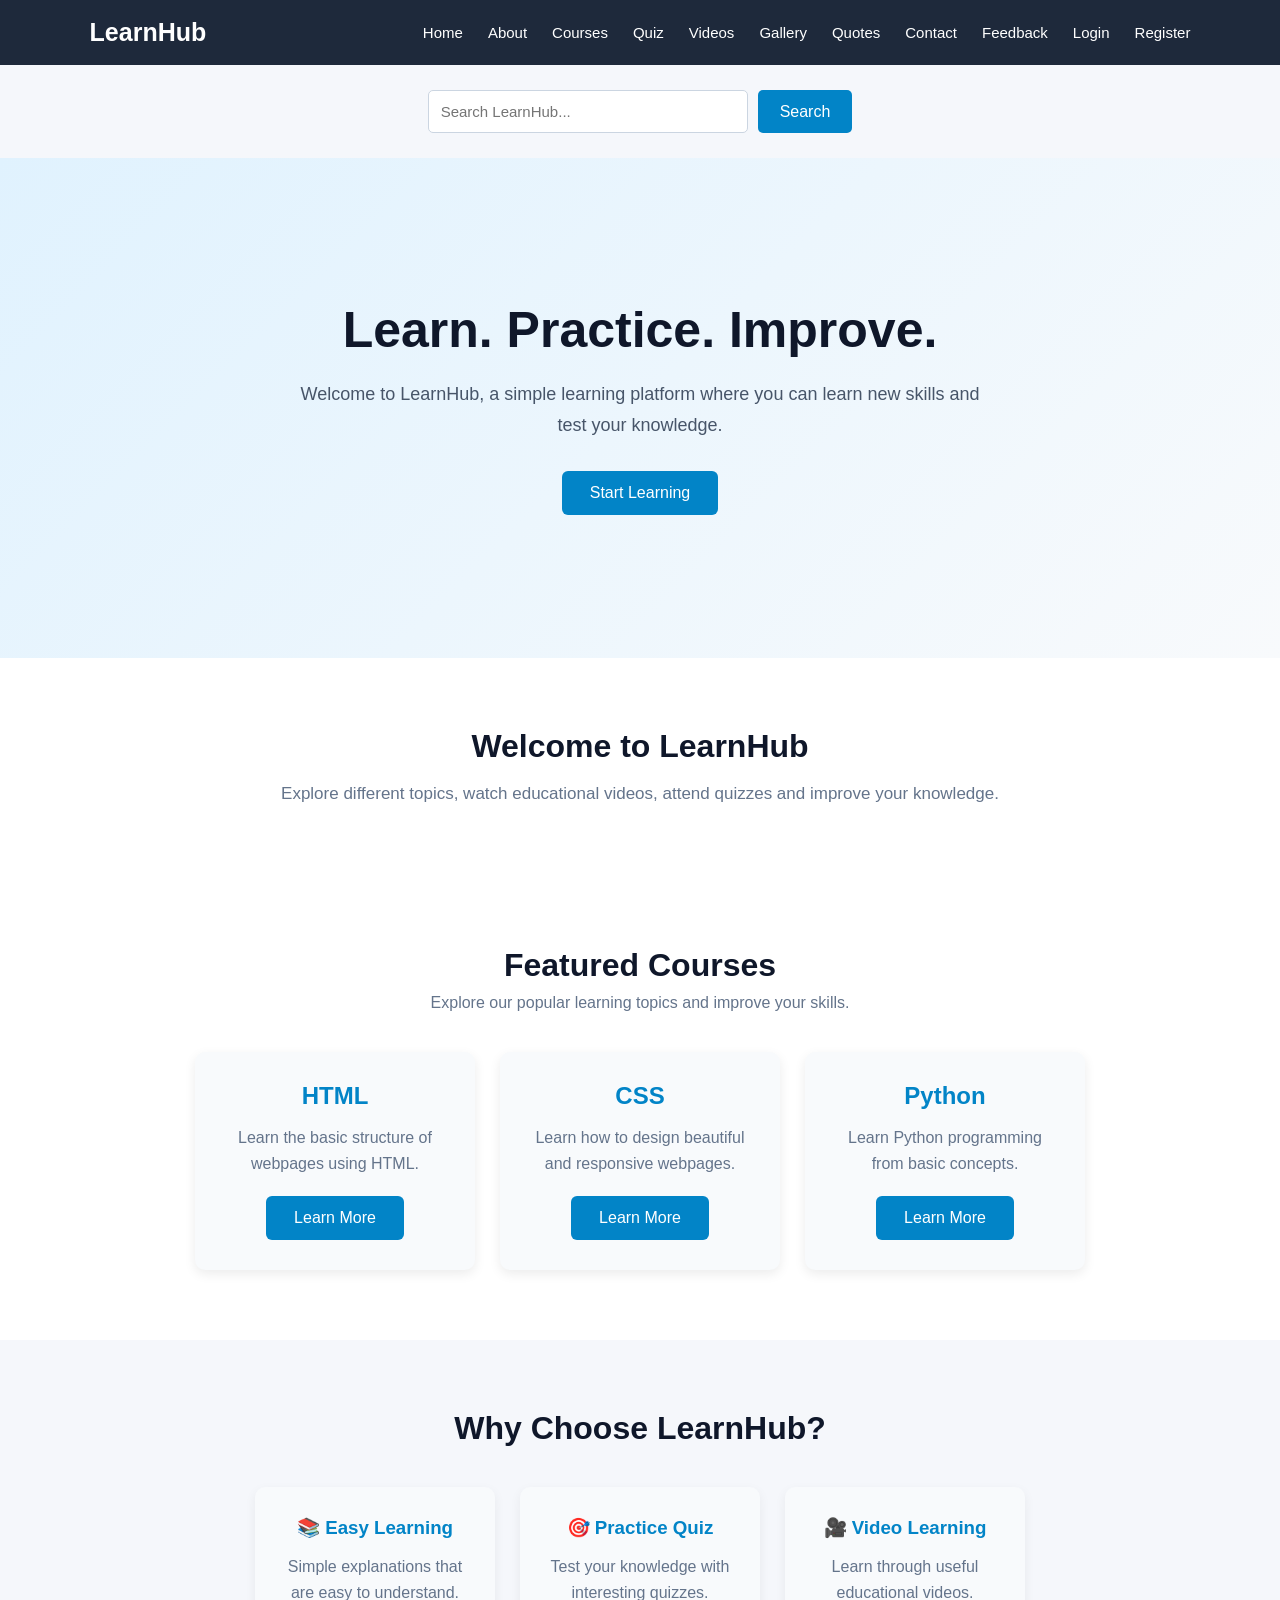
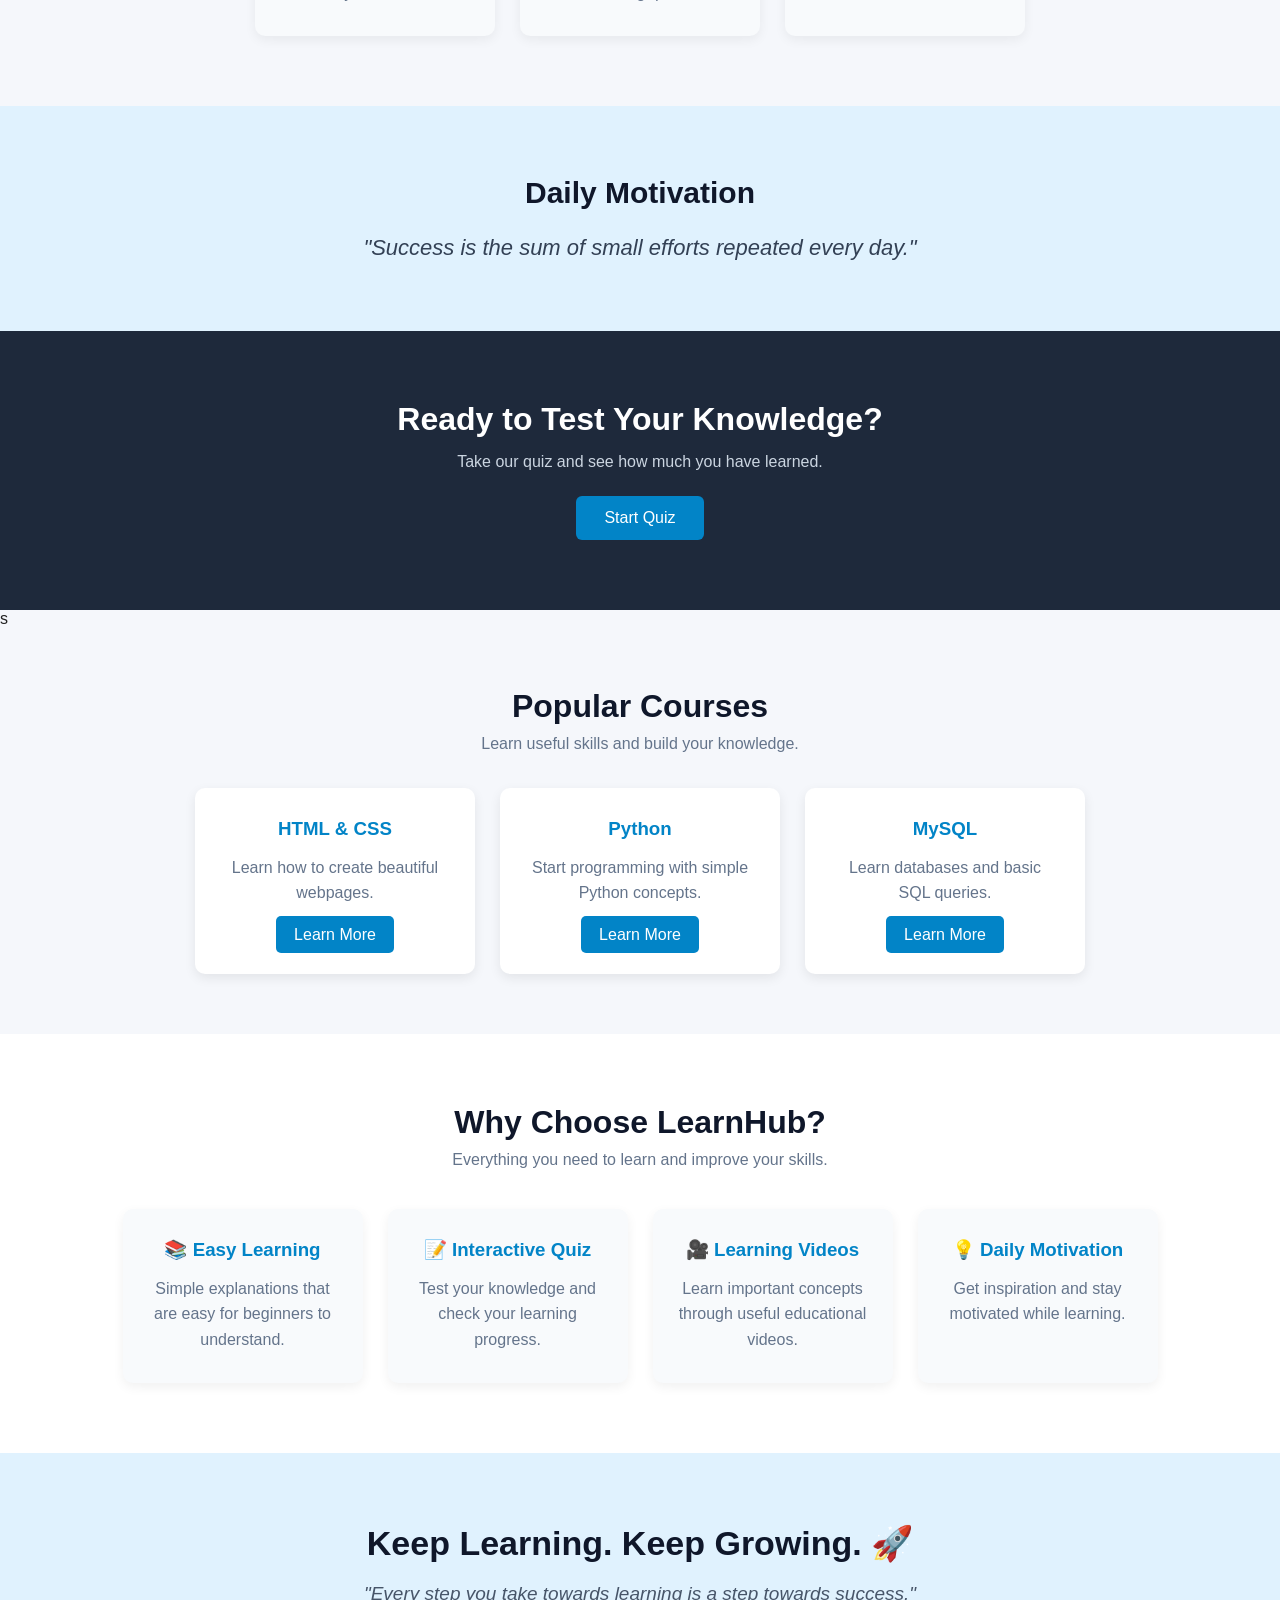
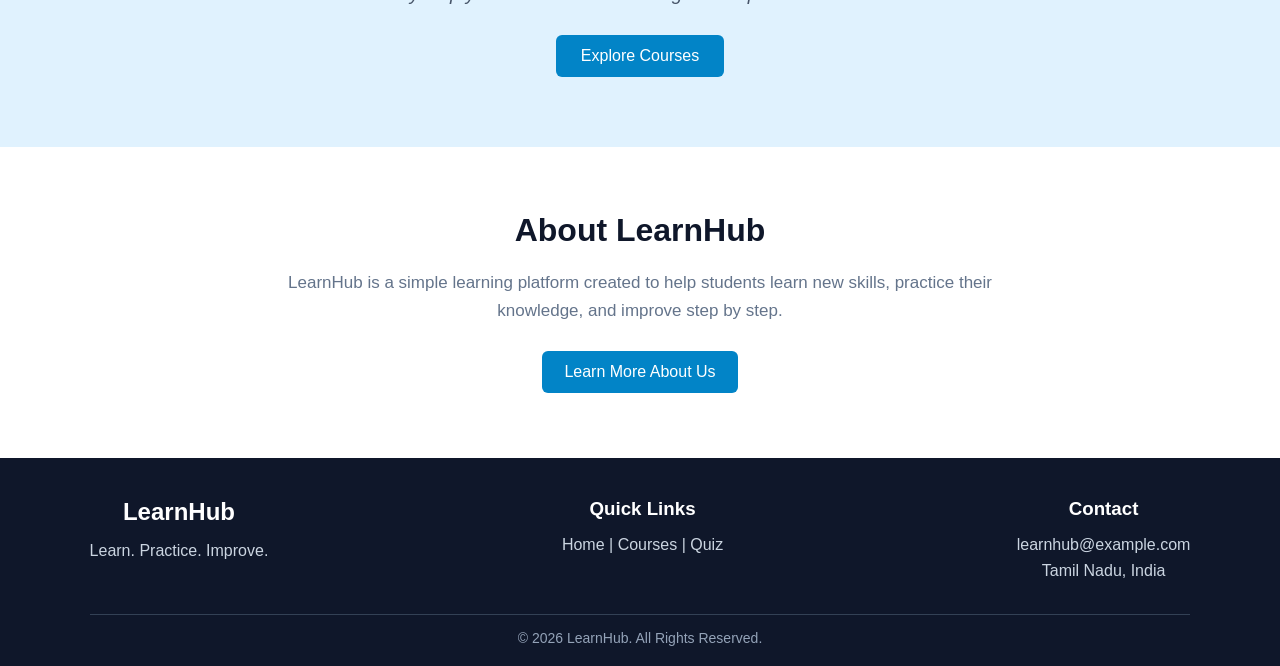
<file: index.html>
<!DOCTYPE html>
<html lang="en">

<head>
    <meta charset="UTF-8">
    <meta name="viewport" content="width=device-width, initial-scale=1.0">

    <title>LearnHub - Learning Portal</title>

    <link rel="stylesheet" href="style.css">
</head>

<body>

    <nav>

    <h2>LearnHub</h2>

    <ul>

        <li><a href="index.html">Home</a></li>
        <li><a href="about.html">About</a></li>
        <li><a href="courses.html">Courses</a></li>
        <li><a href="quiz.html">Quiz</a></li>
        <li><a href="videos.html">Videos</a></li>
        <li><a href="gallary.html">Gallery</a></li>
        <li><a href="quotes.html">Quotes</a></li>
        <li><a href="contatct.html">Contact</a></li>
        <li><a href="feedback.html">Feedback</a></li>
        <li><a href="login.html">Login</a></li>
        <li><a href="register.html">Register</a></li>
    </ul>

     </nav>
    <!-- Search Box -->

    <div class="search-box">

        <input
            type="text"
            id="searchInput"
            placeholder="Search LearnHub...">

        <button onclick="searchPage()">Search</button>

    </div>

    <section class="home">

        <div class="home-content">

            <h1>Learn. Practice. Improve.</h1>

            <p>
                Welcome to LearnHub, a simple learning platform
                where you can learn new skills and test your knowledge.
            </p>

            <button>Start Learning</button>

        </div>

    

    </section>


    <section class="welcome">

        <h2>Welcome to LearnHub</h2>

        <p>
            Explore different topics, watch educational videos,
            attend quizzes and improve your knowledge.
        </p>

    </section>
        <!-- Featured Courses -->

<section class="courses">

    <h2>Featured Courses</h2>

    <p class="section-text">
        Explore our popular learning topics and improve your skills.
    </p>

    <div class="course-container">

        <div class="course-card">
            <h3>HTML</h3>
            <p>
                Learn the basic structure of webpages using HTML.
            </p>
            <button>Learn More</button>
        </div>

        <div class="course-card">
            <h3>CSS</h3>
            <p>
                Learn how to design beautiful and responsive webpages.
            </p>
            <button>Learn More</button>
        </div>

        <div class="course-card">
            <h3>Python</h3>
            <p>
                Learn Python programming from basic concepts.
            </p>
            <button>Learn More</button>
        </div>

    </div>

</section>


<!-- Why Choose Us -->

<section class="why-us">

    <h2>Why Choose LearnHub?</h2>

    <div class="why-container">

        <div class="why-card">
            <h3>📚 Easy Learning</h3>
            <p>
                Simple explanations that are easy to understand.
            </p>
        </div>

        <div class="why-card">
            <h3>🎯 Practice Quiz</h3>
            <p>
                Test your knowledge with interesting quizzes.
            </p>
        </div>

        <div class="why-card">
            <h3>🎥 Video Learning</h3>
            <p>
                Learn through useful educational videos.
            </p>
        </div>

    </div>

</section>


<!-- Daily Quote -->

<section class="quote">

    <h2>Daily Motivation</h2>

    <p>
        "Success is the sum of small efforts repeated every day."
    </p>

</section>


<!-- Quiz Banner -->

<section class="quiz-banner">

    <h2>Ready to Test Your Knowledge?</h2>

    <p>
        Take our quiz and see how much you have learned.
    </p>

    <button>Start Quiz</button>

</section>s

<section class="home-courses">

    <h2>Popular Courses</h2>

    <p>Learn useful skills and build your knowledge.</p>

    <div class="home-course-container">

        <div class="home-course-card">
            <h3>HTML & CSS</h3>
            <p>Learn how to create beautiful webpages.</p>
            <a href="courses.html">Learn More</a>
        </div>

        <div class="home-course-card">
            <h3>Python</h3>
            <p>Start programming with simple Python concepts.</p>
            <a href="courses.html">Learn More</a>
        </div>

        <div class="home-course-card">
            <h3>MySQL</h3>
            <p>Learn databases and basic SQL queries.</p>
            <a href="courses.html">Learn More</a>
        </div>

    </div>

</section>

<!-- Why Choose LearnHub -->

<section class="why-section">

    <h2>Why Choose LearnHub?</h2>

    <p>Everything you need to learn and improve your skills.</p>

    <div class="why-container">

        <div class="why-card">
            <h3>📚 Easy Learning</h3>
            <p>Simple explanations that are easy for beginners to understand.</p>
        </div>

        <div class="why-card">
            <h3>📝 Interactive Quiz</h3>
            <p>Test your knowledge and check your learning progress.</p>
        </div>

        <div class="why-card">
            <h3>🎥 Learning Videos</h3>
            <p>Learn important concepts through useful educational videos.</p>
        </div>

        <div class="why-card">
            <h3>💡 Daily Motivation</h3>
            <p>Get inspiration and stay motivated while learning.</p>
        </div>

    </div>

</section>

<!-- Motivation Section -->

<section class="home-motivation">

    <h2>Keep Learning. Keep Growing. 🚀</h2>

    <p>
        "Every step you take towards learning is a step towards success."
    </p>

    <a href="courses.html">Explore Courses</a>

</section>

<!-- About LearnHub -->

<section class="home-about">

    <h2>About LearnHub</h2>

    <p>
        LearnHub is a simple learning platform created to help
        students learn new skills, practice their knowledge,
        and improve step by step.
    </p>

    <a href="about.html">Learn More About Us</a>

</section>
    <footer>

    <div class="footer-content">

        <div>
            <h2>LearnHub</h2>
            <p>Learn. Practice. Improve.</p>
        </div>

        <div>
            <h3>Quick Links</h3>
            <p>
                <a href="index.html">Home</a> |
                <a href="courses.html">Courses</a> |
                <a href="quiz.html">Quiz</a>
            </p>
        </div>

        <div>
            <h3>Contact</h3>
            <p>learnhub@example.com</p>
            <p>Tamil Nadu, India</p>
        </div>

    </div>

    <hr>

    <p class="copyright">
        © 2026 LearnHub. All Rights Reserved.
    </p>


    </footer>


    <script src="script.js"></script>

</body>

</html>
</file>
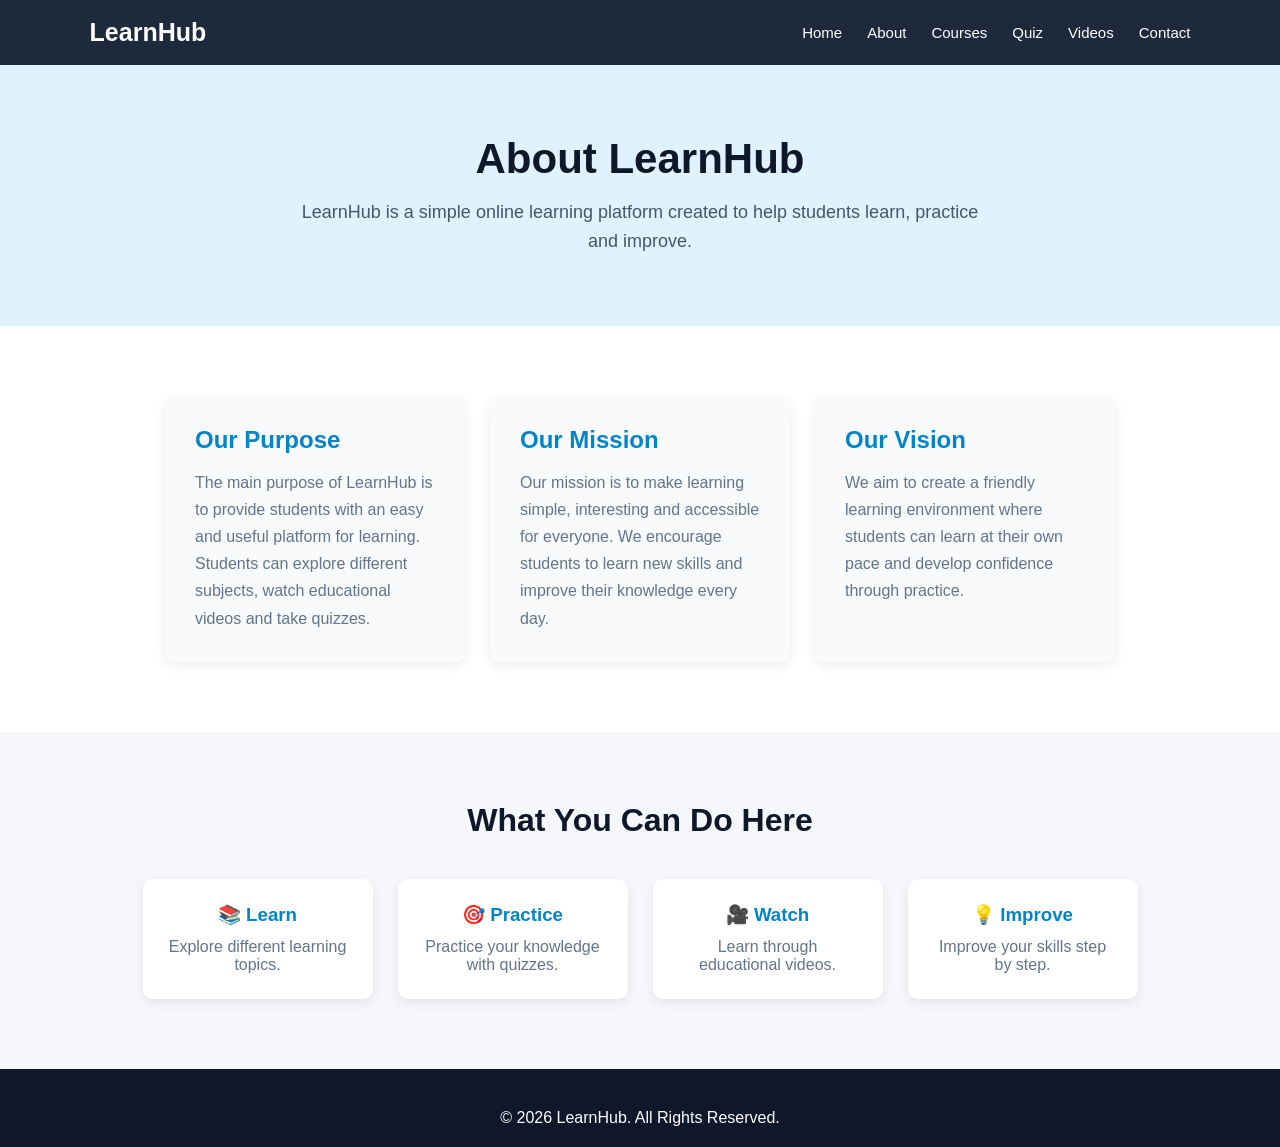
<file: about.html>
<!DOCTYPE html>
<html lang="en">

<head>

    <meta charset="UTF-8">
    <meta name="viewport" content="width=device-width, initial-scale=1.0">

    <title>About - LearnHub</title>

    <link rel="stylesheet" href="style.css">

</head>

<body>

    <!-- Navigation Bar -->

    <nav>

        <h2>LearnHub</h2>

        <ul>

            <li><a href="index.html">Home</a></li>
            <li><a href="about.html">About</a></li>
            <li><a href="#">Courses</a></li>
            <li><a href="#">Quiz</a></li>
            <li><a href="#">Videos</a></li>
            <li><a href="#">Contact</a></li>

        </ul>

    </nav>


    <!-- About Header -->

    <section class="about-header">

        <h1>About LearnHub</h1>

        <p>
            LearnHub is a simple online learning platform
            created to help students learn, practice and improve.
        </p>

    </section>


    <!-- About Content -->

    <section class="about-content">

        <div class="about-box">

            <h2>Our Purpose</h2>

            <p>
                The main purpose of LearnHub is to provide students
                with an easy and useful platform for learning.
                Students can explore different subjects,
                watch educational videos and take quizzes.
            </p>

        </div>


        <div class="about-box">

            <h2>Our Mission</h2>

            <p>
                Our mission is to make learning simple,
                interesting and accessible for everyone.
                We encourage students to learn new skills
                and improve their knowledge every day.
            </p>

        </div>


        <div class="about-box">

            <h2>Our Vision</h2>

            <p>
                We aim to create a friendly learning environment
                where students can learn at their own pace
                and develop confidence through practice.
            </p>

        </div>

    </section>


    <!-- Features -->

    <section class="features">

        <h2>What You Can Do Here</h2>

        <div class="feature-container">

            <div class="feature-card">
                <h3>📚 Learn</h3>
                <p>
                    Explore different learning topics.
                </p>
            </div>

            <div class="feature-card">
                <h3>🎯 Practice</h3>
                <p>
                    Practice your knowledge with quizzes.
                </p>
            </div>

            <div class="feature-card">
                <h3>🎥 Watch</h3>
                <p>
                    Learn through educational videos.
                </p>
            </div>

            <div class="feature-card">
                <h3>💡 Improve</h3>
                <p>
                    Improve your skills step by step.
                </p>
            </div>

        </div>

    </section>


    <!-- Footer -->

    <footer>

        <p>© 2026 LearnHub. All Rights Reserved.</p>

    </footer>


</body>

</html>
</file>
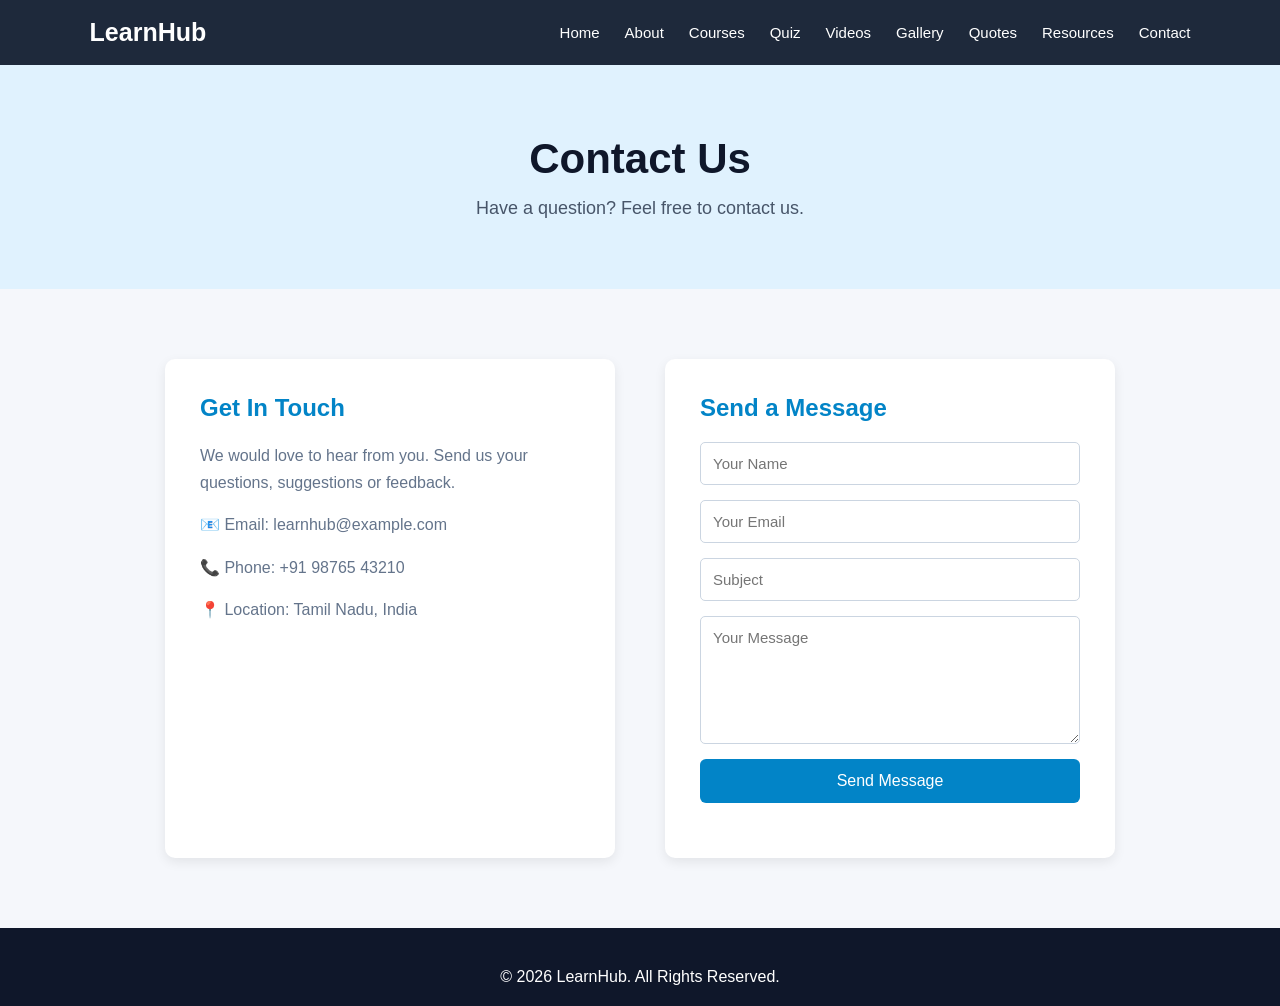
<file: contatct.html>
<!DOCTYPE html>
<html lang="en">

<head>

    <meta charset="UTF-8">
    <meta name="viewport" content="width=device-width, initial-scale=1.0">

    <title>Contact - LearnHub</title>

    <link rel="stylesheet" href="style.css">

</head>

<body>

    <!-- Navigation Bar -->

    <nav>

        <h2>LearnHub</h2>

        <ul>

            <li><a href="index.html">Home</a></li>
            <li><a href="about.html">About</a></li>
            <li><a href="courses.html">Courses</a></li>
            <li><a href="quiz.html">Quiz</a></li>
            <li><a href="videos.html">Videos</a></li>
            <li><a href="gallery.html">Gallery</a></li>
            <li><a href="quotes.html">Quotes</a></li>
            <li><a href="resources.html">Resources</a></li>
            <li><a href="contact.html">Contact</a></li>

        </ul>

    </nav>


    <!-- Contact Header -->

    <section class="contact-header">

        <h1>Contact Us</h1>

        <p>
            Have a question? Feel free to contact us.
        </p>

    </section>


    <!-- Contact Section -->

    <section class="contact-section">

        <div class="contact-info">

            <h2>Get In Touch</h2>

            <p>
                We would love to hear from you.
                Send us your questions, suggestions or feedback.
            </p>

            <p>📧 Email: learnhub@example.com</p>

            <p>📞 Phone: +91 98765 43210</p>

            <p>📍 Location: Tamil Nadu, India</p>

        </div>


        <div class="contact-form">

            <h2>Send a Message</h2>

            <form onsubmit="sendMessage(event)">

                <input
                    type="text"
                    id="name"
                    placeholder="Your Name"
                    required>

                <input
                    type="email"
                    id="email"
                    placeholder="Your Email"
                    required>

                <input
                    type="text"
                    placeholder="Subject"
                    required>

                <textarea
                    id="message"
                    placeholder="Your Message"
                    rows="6"
                    required></textarea>

                <button type="submit">
                    Send Message
                </button>

            </form>

            <p id="messageResult"></p>

        </div>

    </section>


    <!-- Footer -->

    <footer>

        <p>© 2026 LearnHub. All Rights Reserved.</p>

    </footer>


    <script src="script.js"></script>

</body>

</html>
</file>
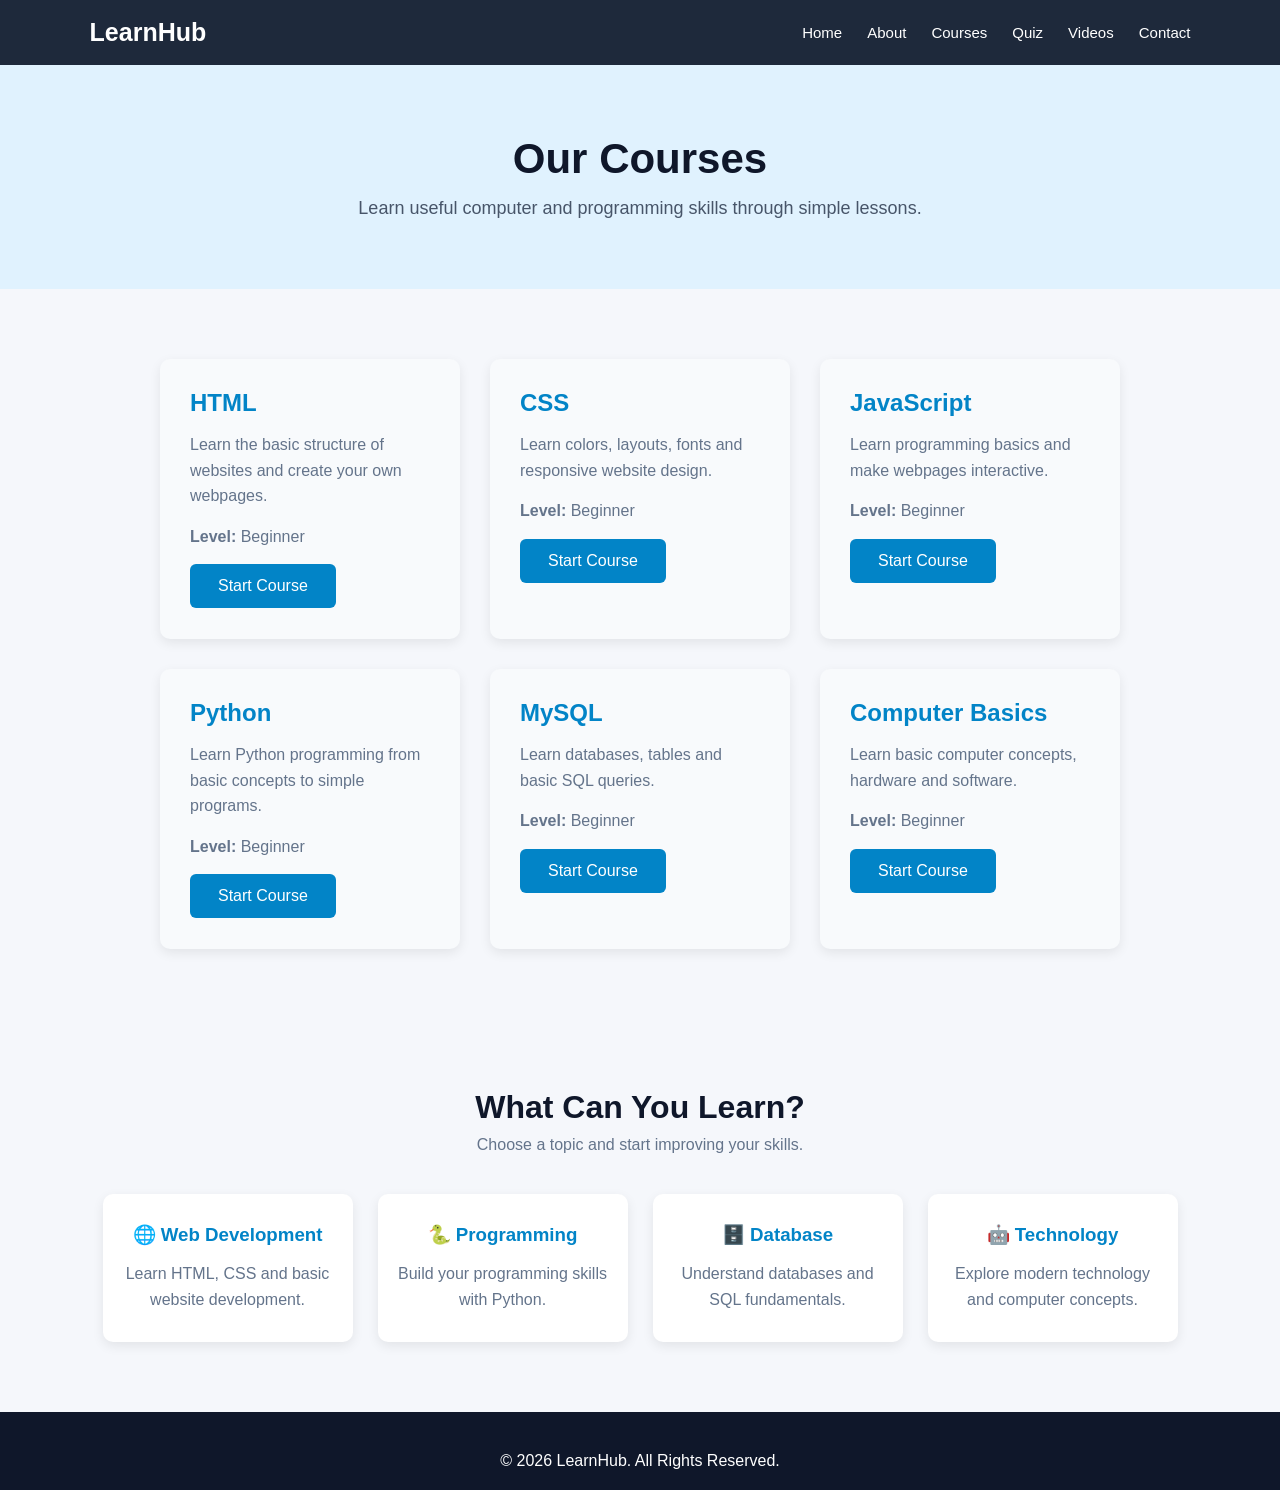
<file: courses.html>
<!DOCTYPE html>
<html lang="en">

<head>

    <meta charset="UTF-8">
    <meta name="viewport" content="width=device-width, initial-scale=1.0">

    <title>Courses - LearnHub</title>

    <link rel="stylesheet" href="style.css">

</head>

<body>

    <!-- Navigation Bar -->

    <nav>

        <h2>LearnHub</h2>

        <ul>

            <li><a href="index.html">Home</a></li>
            <li><a href="about.html">About</a></li>
            <li><a href="courses.html">Courses</a></li>
            <li><a href="#">Quiz</a></li>
            <li><a href="#">Videos</a></li>
            <li><a href="#">Contact</a></li>

        </ul>

    </nav>


    <!-- Courses Header -->

    <section class="courses-header">

        <h1>Our Courses</h1>

        <p>
            Learn useful computer and programming skills
            through simple lessons.
        </p>

    </section>


    <!-- Course List -->

    <section class="all-courses">

        <div class="course-card">

            <h2>HTML</h2>

            <p>
                Learn the basic structure of websites
                and create your own webpages.
            </p>

            <p><strong>Level:</strong> Beginner</p>

            <button>Start Course</button>

        </div>


        <div class="course-card">

            <h2>CSS</h2>

            <p>
                Learn colors, layouts, fonts and
                responsive website design.
            </p>

            <p><strong>Level:</strong> Beginner</p>

            <button>Start Course</button>

        </div>


        <div class="course-card">

            <h2>JavaScript</h2>

            <p>
                Learn programming basics and make
                webpages interactive.
            </p>

            <p><strong>Level:</strong> Beginner</p>

            <button>Start Course</button>

        </div>


        <div class="course-card">

            <h2>Python</h2>

            <p>
                Learn Python programming from basic
                concepts to simple programs.
            </p>

            <p><strong>Level:</strong> Beginner</p>

            <button>Start Course</button>

        </div>


        <div class="course-card">

            <h2>MySQL</h2>

            <p>
                Learn databases, tables and basic
                SQL queries.
            </p>

            <p><strong>Level:</strong> Beginner</p>

            <button>Start Course</button>

        </div>


        <div class="course-card">

            <h2>Computer Basics</h2>

            <p>
                Learn basic computer concepts,
                hardware and software.
            </p>

            <p><strong>Level:</strong> Beginner</p>

            <button>Start Course</button>

        </div>

    </section>
    <!-- Course Categories -->

<section class="course-categories">

    <h2>What Can You Learn?</h2>

    <p>Choose a topic and start improving your skills.</p>

    <div class="category-container">

        <div class="category-card">
            <h3>🌐 Web Development</h3>
            <p>Learn HTML, CSS and basic website development.</p>
        </div>

        <div class="category-card">
            <h3>🐍 Programming</h3>
            <p>Build your programming skills with Python.</p>
        </div>

        <div class="category-card">
            <h3>🗄️ Database</h3>
            <p>Understand databases and SQL fundamentals.</p>
        </div>

        <div class="category-card">
            <h3>🤖 Technology</h3>
            <p>Explore modern technology and computer concepts.</p>
        </div>

    </div>

</section>

    <!-- Footer -->

    <footer>

        <p>© 2026 LearnHub. All Rights Reserved.</p>

    </footer>

</body>

</html>
</file>
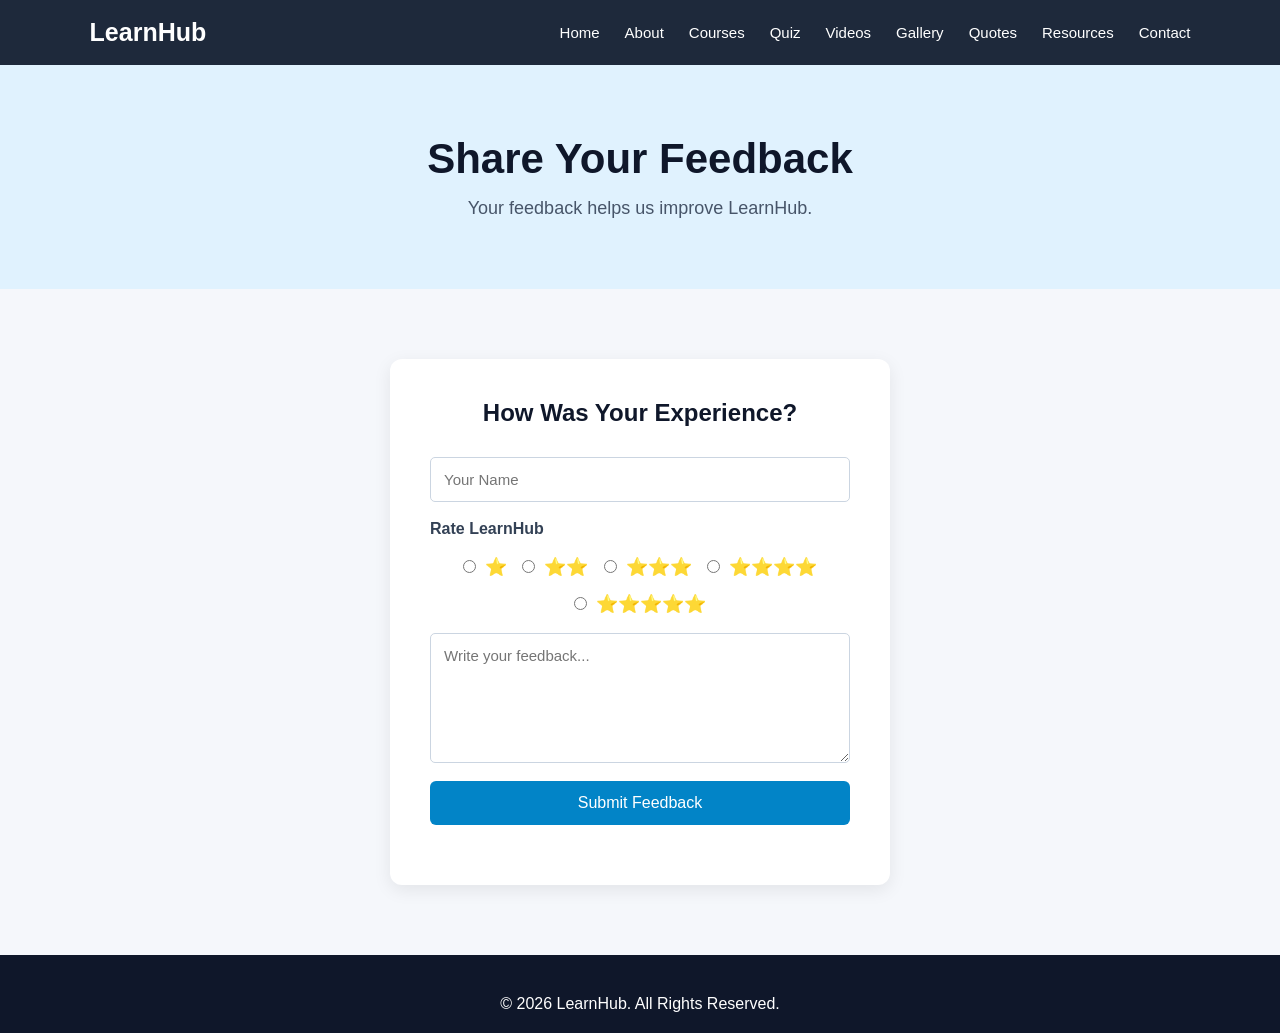
<file: feedback.html>
<!DOCTYPE html>
<html lang="en">

<head>

    <meta charset="UTF-8">
    <meta name="viewport" content="width=device-width, initial-scale=1.0">

    <title>Feedback - LearnHub</title>

    <link rel="stylesheet" href="style.css">

</head>

<body>

    <!-- Navigation Bar -->

    <nav>

        <h2>LearnHub</h2>

        <ul>

            <li><a href="index.html">Home</a></li>
            <li><a href="about.html">About</a></li>
            <li><a href="courses.html">Courses</a></li>
            <li><a href="quiz.html">Quiz</a></li>
            <li><a href="videos.html">Videos</a></li>
            <li><a href="gallery.html">Gallery</a></li>
            <li><a href="quotes.html">Quotes</a></li>
            <li><a href="resources.html">Resources</a></li>
            <li><a href="contact.html">Contact</a></li>

        </ul>

    </nav>


    <!-- Feedback Header -->

    <section class="feedback-header">

        <h1>Share Your Feedback</h1>

        <p>
            Your feedback helps us improve LearnHub.
        </p>

    </section>


    <!-- Feedback Form -->

    <section class="feedback-section">

        <div class="feedback-box">

            <h2>How Was Your Experience?</h2>

            <form onsubmit="submitFeedback(event)">

                <input
                    type="text"
                    id="feedbackName"
                    placeholder="Your Name"
                    required>


                <label class="rating-title">
                    Rate LearnHub
                </label>

                <div class="rating">

                    <label>
                        <input type="radio" name="rating" value="1" required>
                        ⭐
                    </label>

                    <label>
                        <input type="radio" name="rating" value="2">
                        ⭐⭐
                    </label>

                    <label>
                        <input type="radio" name="rating" value="3">
                        ⭐⭐⭐
                    </label>

                    <label>
                        <input type="radio" name="rating" value="4">
                        ⭐⭐⭐⭐
                    </label>

                    <label>
                        <input type="radio" name="rating" value="5">
                        ⭐⭐⭐⭐⭐
                    </label>

                </div>


                <textarea
                    id="feedbackMessage"
                    rows="6"
                    placeholder="Write your feedback..."
                    required></textarea>


                <button type="submit">
                    Submit Feedback
                </button>

            </form>

            <p id="feedbackResult"></p>

        </div>

    </section>


    <!-- Footer -->

    <footer>

        <p>© 2026 LearnHub. All Rights Reserved.</p>

    </footer>


    <script src="script.js"></script>

</body>

</html>
</file>
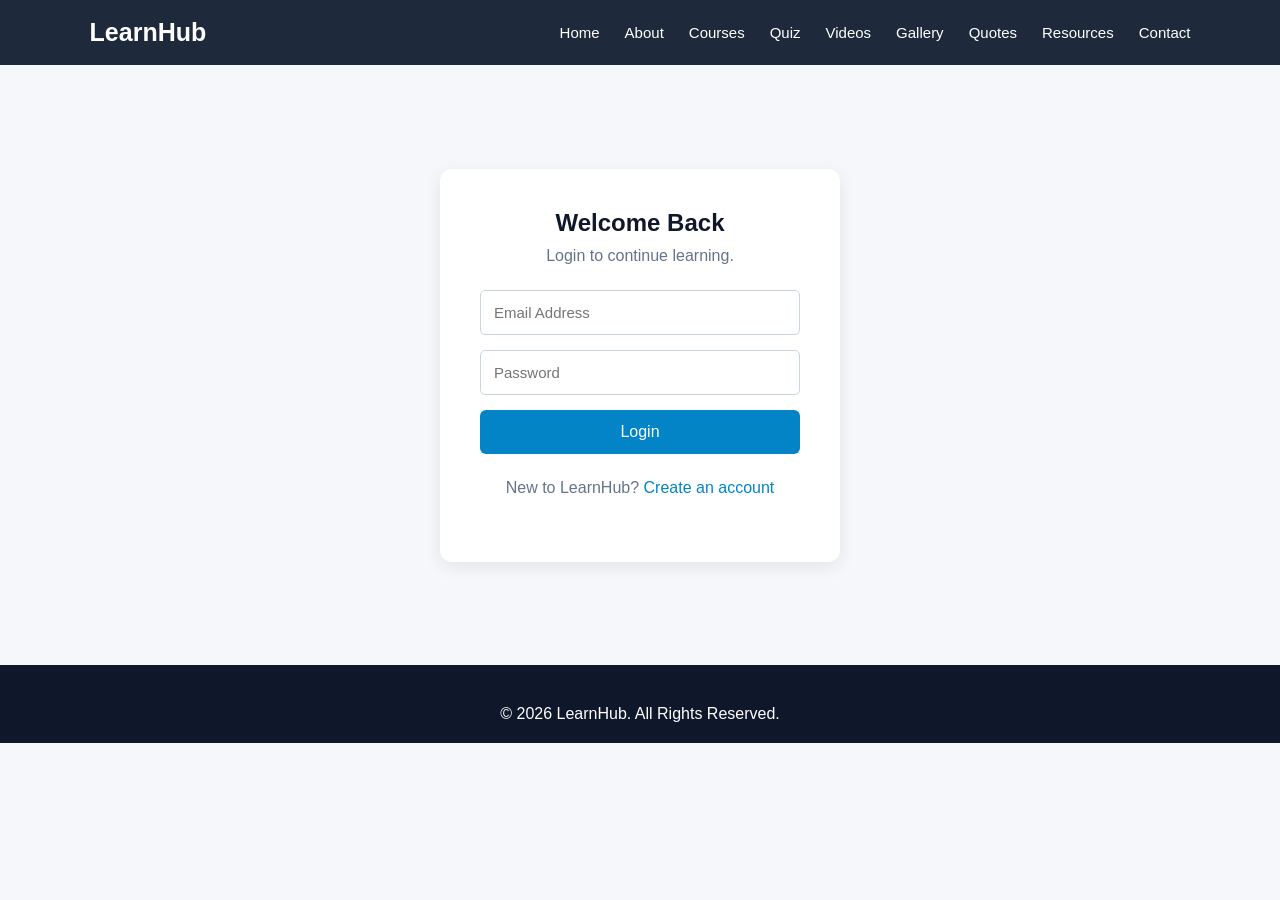
<file: login.html>
<!DOCTYPE html>
<html lang="en">

<head>

    <meta charset="UTF-8">
    <meta name="viewport" content="width=device-width, initial-scale=1.0">

    <title>Login - LearnHub</title>

    <link rel="stylesheet" href="style.css">

</head>

<body>

    <!-- Navigation Bar -->

    <nav>

        <h2>LearnHub</h2>

        <ul>

            <li><a href="index.html">Home</a></li>
            <li><a href="about.html">About</a></li>
            <li><a href="courses.html">Courses</a></li>
            <li><a href="quiz.html">Quiz</a></li>
            <li><a href="videos.html">Videos</a></li>
            <li><a href="gallery.html">Gallery</a></li>
            <li><a href="quotes.html">Quotes</a></li>
            <li><a href="resources.html">Resources</a></li>
            <li><a href="contact.html">Contact</a></li>

        </ul>

    </nav>


    <!-- Login Section -->

    <section class="login-section">

        <div class="login-box">

            <h1>Welcome Back</h1>

            <p>Login to continue learning.</p>

            <form onsubmit="loginUser(event)">

                <input
                    type="email"
                    id="loginEmail"
                    placeholder="Email Address"
                    required>

                <input
                    type="password"
                    id="loginPassword"
                    placeholder="Password"
                    required>

                <button type="submit">
                    Login
                </button>

            </form>

            <p id="loginResult"></p>

            <p class="register-text">
                New to LearnHub?
                <a href="register.html">Create an account</a>
            </p>

        </div>

    </section>


    <!-- Footer -->

    <footer>

        <p>© 2026 LearnHub. All Rights Reserved.</p>

    </footer>


    <script src="script.js"></script>

</body>

</html>
</file>
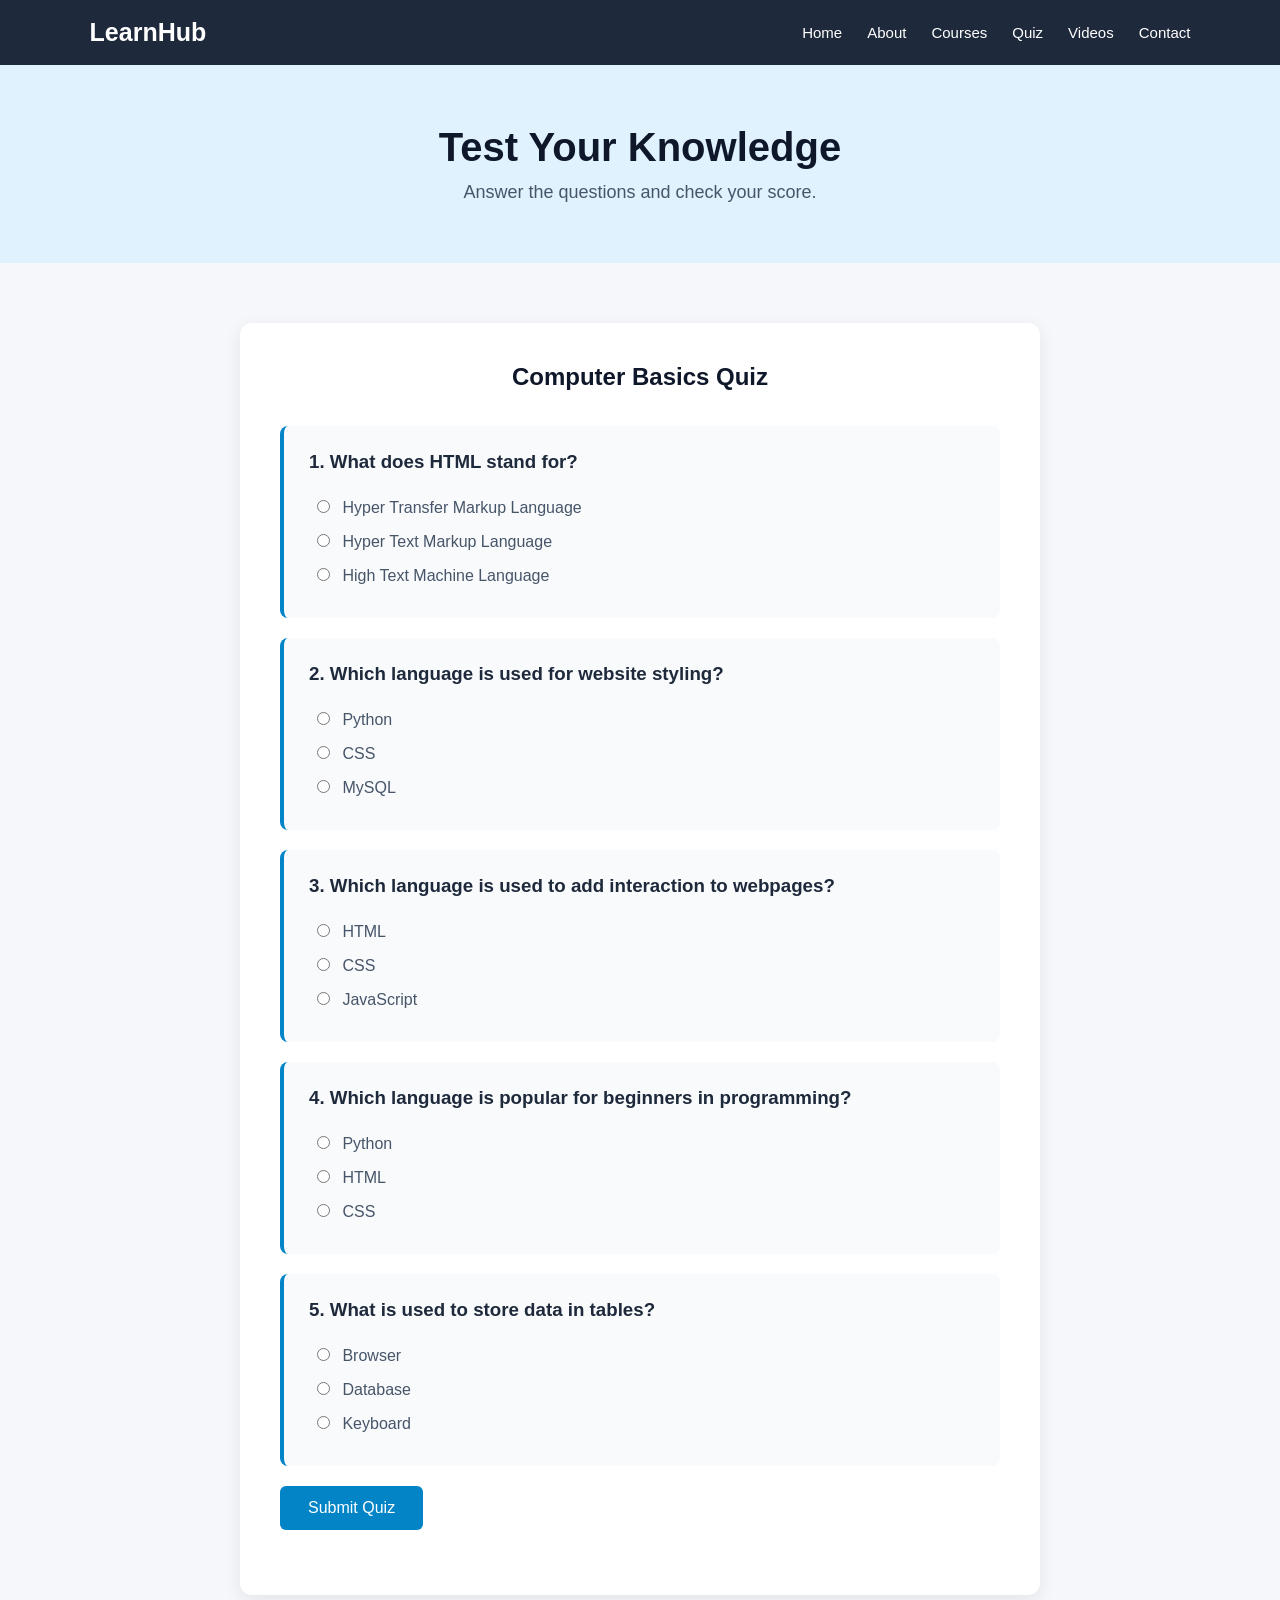
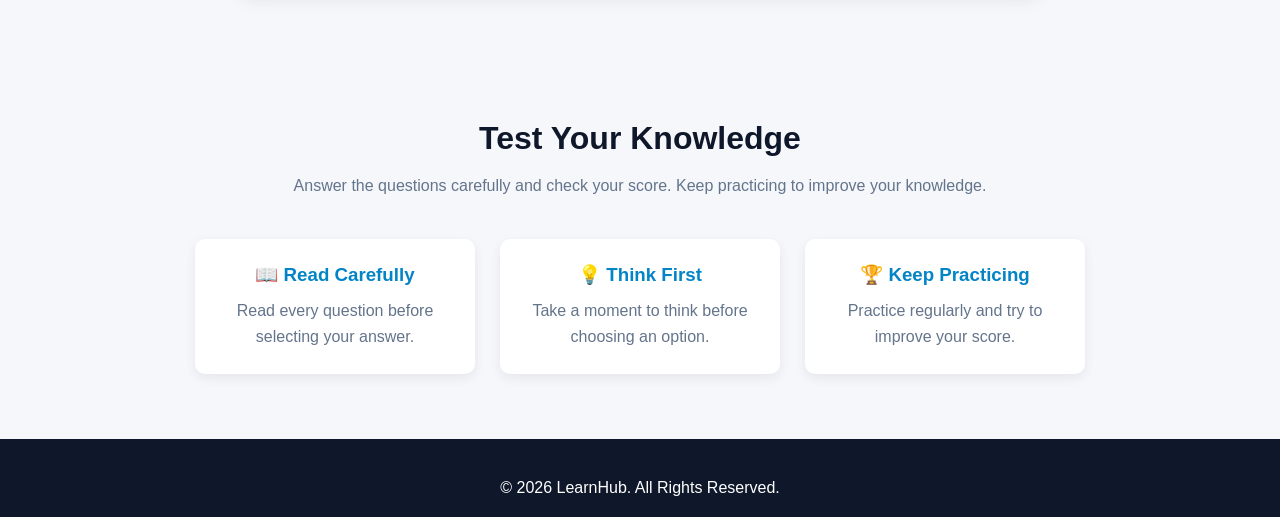
<file: quiz.html>
<!DOCTYPE html>
<html lang="en">

<head>

    <meta charset="UTF-8">
    <meta name="viewport" content="width=device-width, initial-scale=1.0">

    <title>Quiz - LearnHub</title>

    <link rel="stylesheet" href="style.css">

</head>

<body>

    <!-- Navigation Bar -->

    <nav>

        <h2>LearnHub</h2>

        <ul>

            <li><a href="index.html">Home</a></li>
            <li><a href="about.html">About</a></li>
            <li><a href="courses.html">Courses</a></li>
            <li><a href="quiz.html">Quiz</a></li>
            <li><a href="#">Videos</a></li>
            <li><a href="#">Contact</a></li>

        </ul>

    </nav>


    <!-- Quiz Header -->

    <section class="quiz-header">

        <h1>Test Your Knowledge</h1>

        <p>
            Answer the questions and check your score.
        </p>

    </section>


    <!-- Quiz -->

    <section class="quiz-section">

        <div class="quiz-box">

            <h2>Computer Basics Quiz</h2>

            <!-- Question 1 -->

            <div class="question">

                <h3>1. What does HTML stand for?</h3>

                <label>
                    <input type="radio" name="q1" value="wrong">
                    Hyper Transfer Markup Language
                </label>

                <label>
                    <input type="radio" name="q1" value="correct">
                    Hyper Text Markup Language
                </label>

                <label>
                    <input type="radio" name="q1" value="wrong">
                    High Text Machine Language
                </label>

            </div>


            <!-- Question 2 -->

            <div class="question">

                <h3>2. Which language is used for website styling?</h3>

                <label>
                    <input type="radio" name="q2" value="wrong">
                    Python
                </label>

                <label>
                    <input type="radio" name="q2" value="correct">
                    CSS
                </label>

                <label>
                    <input type="radio" name="q2" value="wrong">
                    MySQL
                </label>

            </div>


            <!-- Question 3 -->

            <div class="question">

                <h3>3. Which language is used to add interaction to webpages?</h3>

                <label>
                    <input type="radio" name="q3" value="wrong">
                    HTML
                </label>

                <label>
                    <input type="radio" name="q3" value="wrong">
                    CSS
                </label>

                <label>
                    <input type="radio" name="q3" value="correct">
                    JavaScript
                </label>

            </div>


            <!-- Question 4 -->

            <div class="question">

                <h3>4. Which language is popular for beginners in programming?</h3>

                <label>
                    <input type="radio" name="q4" value="correct">
                    Python
                </label>

                <label>
                    <input type="radio" name="q4" value="wrong">
                    HTML
                </label>

                <label>
                    <input type="radio" name="q4" value="wrong">
                    CSS
                </label>

            </div>


            <!-- Question 5 -->

            <div class="question">

                <h3>5. What is used to store data in tables?</h3>

                <label>
                    <input type="radio" name="q5" value="wrong">
                    Browser
                </label>

                <label>
                    <input type="radio" name="q5" value="correct">
                    Database
                </label>

                <label>
                    <input type="radio" name="q5" value="wrong">
                    Keyboard
                </label>

            </div>


            <button onclick="checkQuiz()">Submit Quiz</button>

            <div id="result"></div>

        </div>

    </section>
    <!-- Quiz Information -->

<section class="quiz-info">

    <h2>Test Your Knowledge</h2>

    <p>
        Answer the questions carefully and check your score.
        Keep practicing to improve your knowledge.
    </p>

    <div class="quiz-tips">

        <div class="quiz-tip">
            <h3>📖 Read Carefully</h3>
            <p>Read every question before selecting your answer.</p>
        </div>

        <div class="quiz-tip">
            <h3>💡 Think First</h3>
            <p>Take a moment to think before choosing an option.</p>
        </div>

        <div class="quiz-tip">
            <h3>🏆 Keep Practicing</h3>
            <p>Practice regularly and try to improve your score.</p>
        </div>

    </div>

</section>

    <!-- Footer -->

    <footer>

        <p>© 2026 LearnHub. All Rights Reserved.</p>

    </footer>


    <script src="script.js"></script>

</body>

</html>
</file>
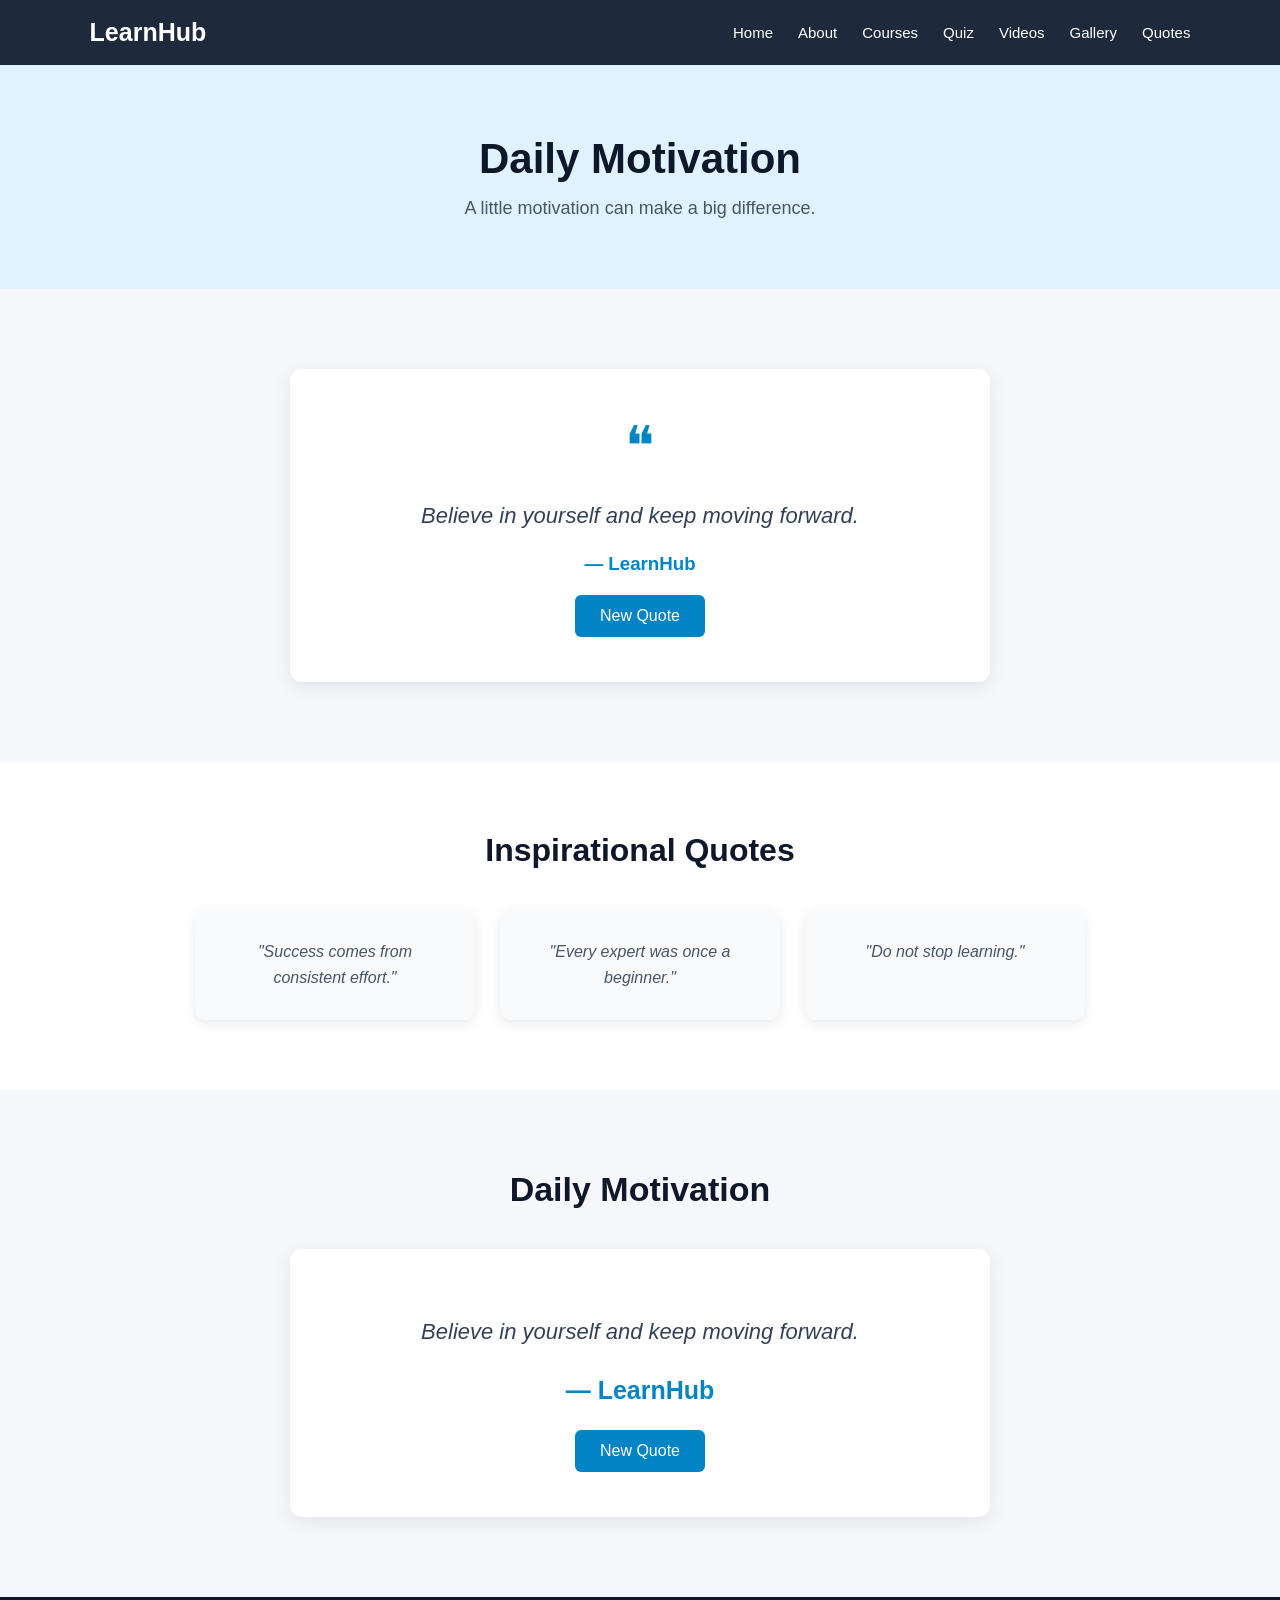
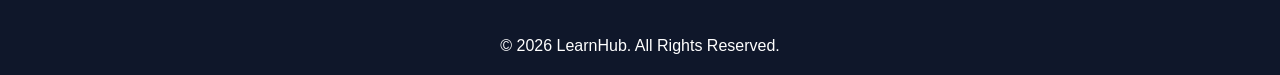
<file: quotes.html>
<!DOCTYPE html>
<html lang="en">

<head>

    <meta charset="UTF-8">
    <meta name="viewport" content="width=device-width, initial-scale=1.0">

    <title>Quotes - LearnHub</title>

    <link rel="stylesheet" href="style.css">

</head>

<body>

    <!-- Navigation Bar -->

    <nav>

        <h2>LearnHub</h2>

        <ul>

            <li><a href="index.html">Home</a></li>
            <li><a href="about.html">About</a></li>
            <li><a href="courses.html">Courses</a></li>
            <li><a href="quiz.html">Quiz</a></li>
            <li><a href="videos.html">Videos</a></li>
            <li><a href="gallery.html">Gallery</a></li>
            <li><a href="quotes.html">Quotes</a></li>

        </ul>

    </nav>


    <!-- Quote Header -->

    <section class="quote-header">

        <h1>Daily Motivation</h1>

        <p>
            A little motivation can make a big difference.
        </p>

    </section>


    <!-- Quote Box -->

    <section class="quote-page">

        <div class="quote-box">

            <div class="quote-icon">❝</div>

            <p id="quoteText">
                Believe in yourself and keep moving forward.
            </p>

            <h3 id="quoteAuthor">
                — LearnHub
            </h3>

            <button onclick="newQuote()">
                New Quote
            </button>

        </div>

    </section>


    <!-- Quote Cards -->

    <section class="quote-list">

        <h2>Inspirational Quotes</h2>

        <div class="quote-container">

            <div class="small-quote">
                <p>
                    "Success comes from consistent effort."
                </p>
            </div>

            <div class="small-quote">
                <p>
                    "Every expert was once a beginner."
                </p>
            </div>

            <div class="small-quote">
                <p>
                    "Do not stop learning."
                </p>
            </div>

        </div>

    </section>
    <!-- Quotes Section -->

<section class="quotes-section">

    <h2>Daily Motivation</h2>

    <div class="quote-box">

        <p id="quoteText">
            Believe in yourself and keep moving forward.
        </p>

        <p id="quoteAuthor">
            — LearnHub
        </p>

        <button onclick="newQuote()">
            New Quote
        </button>

    </div>

</section>

    <!-- Footer -->

    <footer>

        <p>© 2026 LearnHub. All Rights Reserved.</p>

    </footer>


    <script src="script.js"></script>

</body>

</html>
</file>
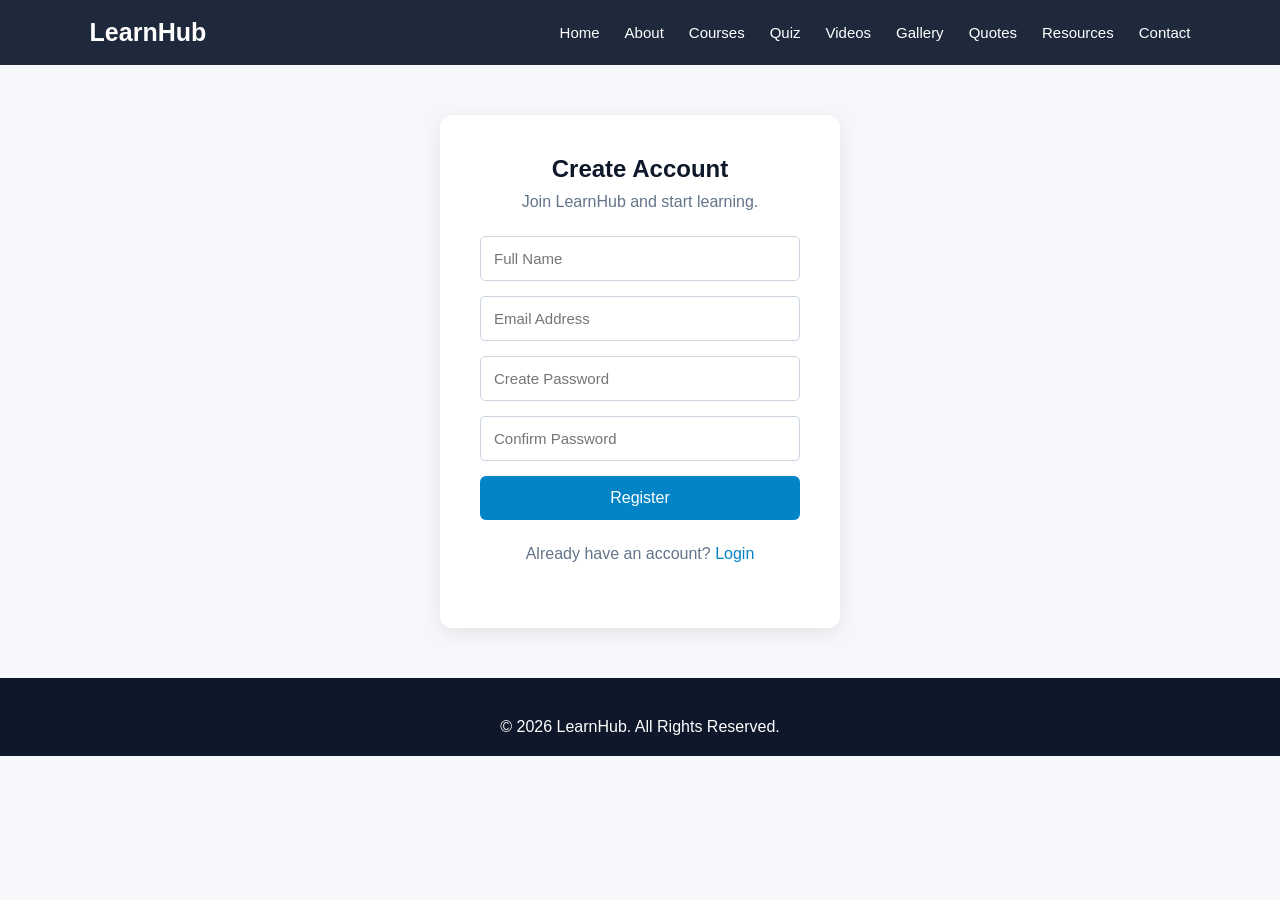
<file: register.html>
<!DOCTYPE html>
<html lang="en">

<head>

    <meta charset="UTF-8">
    <meta name="viewport" content="width=device-width, initial-scale=1.0">

    <title>Register - LearnHub</title>

    <link rel="stylesheet" href="style.css">

</head>

<body>

    <!-- Navigation Bar -->

    <nav>

        <h2>LearnHub</h2>

        <ul>

            <li><a href="index.html">Home</a></li>
            <li><a href="about.html">About</a></li>
            <li><a href="courses.html">Courses</a></li>
            <li><a href="quiz.html">Quiz</a></li>
            <li><a href="videos.html">Videos</a></li>
            <li><a href="gallery.html">Gallery</a></li>
            <li><a href="quotes.html">Quotes</a></li>
            <li><a href="resources.html">Resources</a></li>
            <li><a href="contact.html">Contact</a></li>

        </ul>

    </nav>


    <!-- Register Section -->

    <section class="login-section">

        <div class="login-box">

            <h1>Create Account</h1>

            <p>Join LearnHub and start learning.</p>

            <form onsubmit="registerUser(event)">

                <input
                    type="text"
                    id="registerName"
                    placeholder="Full Name"
                    required>

                <input
                    type="email"
                    id="registerEmail"
                    placeholder="Email Address"
                    required>

                <input
                    type="password"
                    id="registerPassword"
                    placeholder="Create Password"
                    required>

                <input
                    type="password"
                    id="confirmPassword"
                    placeholder="Confirm Password"
                    required>

                <button type="submit">
                    Register
                </button>

            </form>

            <p id="registerResult"></p>

            <p class="register-text">
                Already have an account?
                <a href="login.html">Login</a>
            </p>

        </div>

    </section>


    <!-- Footer -->

    <footer>

        <p>© 2026 LearnHub. All Rights Reserved.</p>

    </footer>


    <script src="script.js"></script>

</body>

</html>
</file>
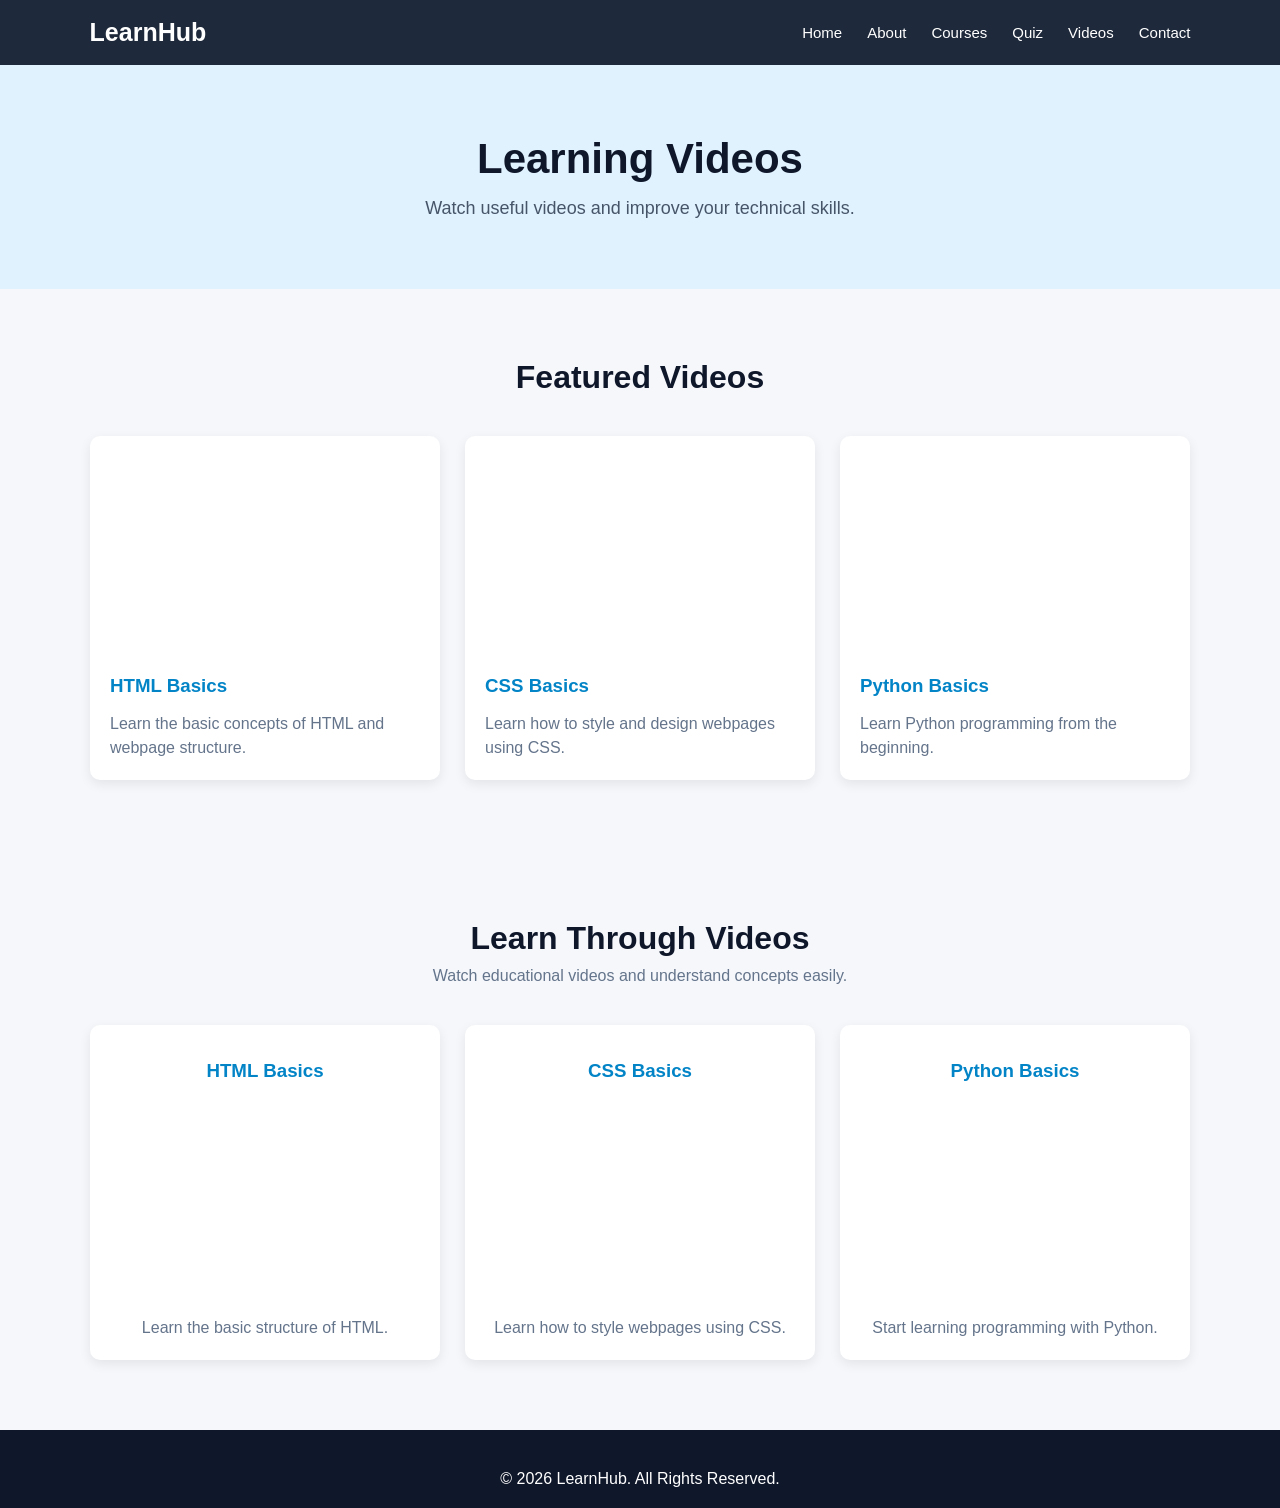
<file: videos.html>
<!DOCTYPE html>
<html lang="en">

<head>

    <meta charset="UTF-8">
    <meta name="viewport" content="width=device-width, initial-scale=1.0">

    <title>Videos - LearnHub</title>

    <link rel="stylesheet" href="style.css">

</head>

<body>

    <!-- Navigation Bar -->

    <nav>

        <h2>LearnHub</h2>

        <ul>

            <li><a href="index.html">Home</a></li>
            <li><a href="about.html">About</a></li>
            <li><a href="courses.html">Courses</a></li>
            <li><a href="quiz.html">Quiz</a></li>
            <li><a href="videos.html">Videos</a></li>
            <li><a href="#">Contact</a></li>

        </ul>

    </nav>


    <!-- Video Header -->

    <section class="video-header">

        <h1>Learning Videos</h1>

        <p>
            Watch useful videos and improve your technical skills.
        </p>

    </section>


    <!-- Videos -->

    <section class="video-section">

        <h2>Featured Videos</h2>

        <div class="video-container">


            <!-- Video 1 -->

            <div class="video-card">

                <iframe
                    src="https://www.youtube.com/embed/HcOc7P5BMi4"
                    title="HTML Tutorial">
                </iframe>

                <h3>HTML Basics</h3>

                <p>
                    Learn the basic concepts of HTML
                    and webpage structure.
                </p>

            </div>


            <!-- Video 2 -->

            <div class="video-card">

                <iframe
                    src="https://www.youtube.com/embed/ESnrn1kAD4E"
                    title="CSS Tutorial">
                </iframe>

                <h3>CSS Basics</h3>

                <p>
                    Learn how to style and design
                    webpages using CSS.
                </p>

            </div>


            <!-- Video 3 -->

            <div class="video-card">

                <iframe
                    src="https://www.youtube.com/embed/ER9SspLe4Hg"
                    title="Python Tutorial">
                </iframe>

                <h3>Python Basics</h3>

                <p>
                    Learn Python programming
                    from the beginning.
                </p>

            </div>

        </div>

    </section>
    <!-- Video Learning Section -->

<section class="video-learning">

    <h2>Learn Through Videos</h2>

    <p>
        Watch educational videos and understand concepts easily.
    </p>

    <div class="video-container">

        <div class="video-card">

            <h3>HTML Basics</h3>

            <iframe
                src="https://www.youtube.com/embed/qz0aGYrrlhU"
                title="HTML Basics"
                allowfullscreen>
            </iframe>

            <p>Learn the basic structure of HTML.</p>

        </div>


        <div class="video-card">

            <h3>CSS Basics</h3>

            <iframe
                src="https://www.youtube.com/embed/1PnVor36_40"
                title="CSS Basics"
                allowfullscreen>
            </iframe>

            <p>Learn how to style webpages using CSS.</p>

        </div>


        <div class="video-card">

            <h3>Python Basics</h3>

            <iframe
                src="https://www.youtube.com/embed/rfscVS0vtbw"
                title="Python Basics"
                allowfullscreen>
            </iframe>

            <p>Start learning programming with Python.</p>

        </div>

    </div>

</section>

    <!-- Footer -->

    <footer>

        <p>© 2026 LearnHub. All Rights Reserved.</p>

    </footer>

</body>

</html>
</file>
<file: style.css>
/* Basic Settings */

* {
    margin: 0;
    padding: 0;
    box-sizing: border-box;
}

body {
    font-family: Arial, sans-serif;
    background-color: #f5f7fb;
    color: #222;
}


/* Navigation Bar */

nav {
    background-color: #1e293b;
    color: white;
    display: flex;
    justify-content: space-between;
    align-items: center;
    padding: 18px 7%;
}

nav h2 {
    font-size: 25px;
}

nav ul {
    display: flex;
    list-style: none;
    gap: 25px;
}

nav ul li a {
    color: white;
    text-decoration: none;
    font-size: 15px;
}

nav ul li a:hover {
    color: #38bdf8;
}


/* Home Section */

.home {
    min-height: 500px;
    display: flex;
    align-items: center;
    justify-content: center;
    text-align: center;
    padding: 50px 20px;

    background: linear-gradient(
        135deg,
        #e0f2fe,
        #f8fafc
    );
}

.home-content {
    max-width: 700px;
}

.home-content h1 {
    font-size: 50px;
    margin-bottom: 20px;
    color: #0f172a;
}

.home-content p {
    font-size: 18px;
    line-height: 1.7;
    margin-bottom: 30px;
    color: #475569;
}


/* Button */

button {
    background-color: #0284c7;
    color: white;
    border: none;
    padding: 13px 28px;
    border-radius: 6px;
    font-size: 16px;
    cursor: pointer;
}

button:hover {
    background-color: #0369a1;
}


/* Welcome Section */

.welcome {
    text-align: center;
    padding: 70px 20px;
    background-color: white;
}

.welcome h2 {
    font-size: 32px;
    margin-bottom: 15px;
    color: #0f172a;
}

.welcome p {
    font-size: 17px;
    color: #64748b;
    line-height: 1.6;
}


/* Footer */

footer {
    background-color: #1e293b;
    color: white;
    text-align: center;
    padding: 20px;
}


/* Mobile Design */

@media (max-width: 768px) {

    nav {
        flex-direction: column;
        gap: 15px;
    }

    nav ul {
        flex-wrap: wrap;
        justify-content: center;
        gap: 15px;
    }

    .home-content h1 {
        font-size: 35px;
    }

    .home-content p {
        font-size: 16px;
    }
}
/* Featured Courses */

.courses {
    background-color: white;
    padding: 70px 7%;
    text-align: center;
}

.courses h2 {
    font-size: 32px;
    margin-bottom: 10px;
    color: #0f172a;
}

.section-text {
    color: #64748b;
    margin-bottom: 40px;
}

.course-container {
    display: flex;
    justify-content: center;
    gap: 25px;
    flex-wrap: wrap;
}

.course-card {
    background-color: #f8fafc;
    width: 280px;
    padding: 30px;
    border-radius: 10px;
    box-shadow: 0 4px 12px rgba(0, 0, 0, 0.08);
    transition: 0.3s;
}

.course-card:hover {
    transform: translateY(-8px);
}

.course-card h3 {
    font-size: 24px;
    margin-bottom: 15px;
    color: #0284c7;
}

.course-card p {
    color: #64748b;
    line-height: 1.6;
    margin-bottom: 20px;
}


/* Why Choose Us */

.why-us {
    padding: 70px 7%;
    text-align: center;
    background-color: #f5f7fb;
}

.why-us h2 {
    font-size: 32px;
    margin-bottom: 40px;
    color: #0f172a;
}

.why-container {
    display: flex;
    justify-content: center;
    gap: 25px;
    flex-wrap: wrap;
}

.why-card {
    background-color: white;
    width: 280px;
    padding: 30px;
    border-radius: 10px;
    box-shadow: 0 4px 12px rgba(0, 0, 0, 0.08);
}

.why-card h3 {
    margin-bottom: 15px;
    color: #0284c7;
}

.why-card p {
    color: #64748b;
    line-height: 1.6;
}


/* Quote Section */

.quote {
    padding: 70px 20px;
    text-align: center;
    background-color: #e0f2fe;
}

.quote h2 {
    font-size: 30px;
    margin-bottom: 25px;
    color: #0f172a;
}

.quote p {
    font-size: 22px;
    font-style: italic;
    color: #334155;
}


/* Quiz Banner */

.quiz-banner {
    text-align: center;
    padding: 70px 20px;
    background-color: #1e293b;
    color: white;
}

.quiz-banner h2 {
    font-size: 32px;
    margin-bottom: 15px;
}

.quiz-banner p {
    margin-bottom: 25px;
    color: #cbd5e1;
}

.quiz-banner button {
    background-color: #0284c7;
}
/* About Header */

.about-header {
    text-align: center;
    padding: 70px 20px;
    background-color: #e0f2fe;
}

.about-header h1 {
    font-size: 42px;
    color: #0f172a;
    margin-bottom: 15px;
}

.about-header p {
    font-size: 18px;
    color: #475569;
    max-width: 700px;
    margin: auto;
    line-height: 1.6;
}


/* About Content */

.about-content {
    display: flex;
    justify-content: center;
    gap: 25px;
    padding: 70px 7%;
    flex-wrap: wrap;
    background-color: white;
}

.about-box {
    width: 300px;
    padding: 30px;
    background-color: #f8fafc;
    border-radius: 10px;
    box-shadow: 0 4px 12px rgba(0, 0, 0, 0.08);
}

.about-box h2 {
    color: #0284c7;
    margin-bottom: 15px;
}

.about-box p {
    color: #64748b;
    line-height: 1.7;
}


/* Features */

.features {
    text-align: center;
    padding: 70px 7%;
    background-color: #f5f7fb;
}

.features h2 {
    font-size: 32px;
    margin-bottom: 40px;
    color: #0f172a;
}

.feature-container {
    display: flex;
    justify-content: center;
    gap: 25px;
    flex-wrap: wrap;
}

.feature-card {
    width: 230px;
    padding: 25px;
    background-color: white;
    border-radius: 10px;
    box-shadow: 0 4px 12px rgba(0, 0, 0, 0.08);
}

.feature-card h3 {
    color: #0284c7;
    margin-bottom: 12px;
}

.feature-card p {
    color: #64748b;
}
/* Courses Header */

.courses-header {
    text-align: center;
    padding: 70px 20px;
    background-color: #e0f2fe;
}

.courses-header h1 {
    font-size: 42px;
    color: #0f172a;
    margin-bottom: 15px;
}

.courses-header p {
    font-size: 18px;
    color: #475569;
}


/* All Courses */

.all-courses {
    padding: 70px 7%;
    display: flex;
    justify-content: center;
    gap: 30px;
    flex-wrap: wrap;
    background-color: #f5f7fb;
}

.all-courses .course-card {
    width: 300px;
    min-height: 280px;
}

.all-courses .course-card h2 {
    color: #0284c7;
    margin-bottom: 15px;
}

.all-courses .course-card p {
    margin-bottom: 15px;
    line-height: 1.6;
}
/* Quiz Header */

.quiz-header {
    text-align: center;
    padding: 60px 20px;
    background-color: #e0f2fe;
}

.quiz-header h1 {
    font-size: 40px;
    color: #0f172a;
    margin-bottom: 12px;
}

.quiz-header p {
    color: #475569;
    font-size: 18px;
}


/* Quiz Section */

.quiz-section {
    padding: 60px 20px;
    background-color: #f5f7fb;
}

.quiz-box {
    max-width: 800px;
    margin: auto;
    background-color: white;
    padding: 40px;
    border-radius: 12px;
    box-shadow: 0 5px 18px rgba(0, 0, 0, 0.08);
}

.quiz-box > h2 {
    text-align: center;
    margin-bottom: 35px;
    color: #0f172a;
}


/* Questions */

.question {
    padding: 25px;
    margin-bottom: 20px;
    background-color: #f8fafc;
    border-radius: 8px;
    border-left: 4px solid #0284c7;
}

.question h3 {
    margin-bottom: 18px;
    color: #1e293b;
}

.question label {
    display: block;
    padding: 8px;
    cursor: pointer;
    color: #475569;
}

.question label:hover {
    background-color: #e0f2fe;
    border-radius: 5px;
}

.question input {
    margin-right: 8px;
}


/* Quiz Result */

#result {
    margin-top: 25px;
    text-align: center;
    font-size: 22px;
    font-weight: bold;
    color: #0284c7;
}
/* Video Header */

.video-header {
    text-align: center;
    padding: 70px 20px;
    background-color: #e0f2fe;
}

.video-header h1 {
    font-size: 42px;
    color: #0f172a;
    margin-bottom: 15px;
}

.video-header p {
    font-size: 18px;
    color: #475569;
}


/* Video Section */

.video-section {
    padding: 70px 7%;
    background-color: #f5f7fb;
}

.video-section > h2 {
    text-align: center;
    font-size: 32px;
    margin-bottom: 40px;
    color: #0f172a;
}

.video-container {
    display: flex;
    justify-content: center;
    gap: 30px;
    flex-wrap: wrap;
}

.video-card {
    width: 350px;
    background-color: white;
    padding: 15px;
    border-radius: 10px;
    box-shadow: 0 4px 12px rgba(0, 0, 0, 0.08);
}

.video-card iframe {
    width: 100%;
    height: 200px;
    border: none;
    border-radius: 8px;
}

.video-card h3 {
    margin-top: 15px;
    margin-bottom: 8px;
    color: #0284c7;
}

.video-card p {
    color: #64748b;
    line-height: 1.5;
}
/* Gallery Header */

.gallery-header {
    text-align: center;
    padding: 70px 20px;
    background-color: #e0f2fe;
}

.gallery-header h1 {
    font-size: 42px;
    color: #0f172a;
    margin-bottom: 15px;
}

.gallery-header p {
    font-size: 18px;
    color: #475569;
}


/* Gallery Section */

.gallery-section {
    padding: 70px 7%;
    background-color: #f5f7fb;
}

.gallery-section > h2 {
    text-align: center;
    font-size: 32px;
    margin-bottom: 40px;
    color: #0f172a;
}

.gallery-container {
    display: flex;
    justify-content: center;
    gap: 25px;
    flex-wrap: wrap;
}

.gallery-card {
    width: 300px;
    background-color: white;
    padding: 12px;
    border-radius: 10px;
    box-shadow: 0 4px 12px rgba(0, 0, 0, 0.08);
    transition: 0.3s;
}

.gallery-card:hover {
    transform: translateY(-6px);
}

.gallery-card img {
    width: 100%;
    height: 200px;
    object-fit: cover;
    border-radius: 8px;
}

.gallery-card h3 {
    text-align: center;
    margin: 15px 0 8px;
    color: #0284c7;
}
/* Quote Header */

.quote-header {
    text-align: center;
    padding: 70px 20px;
    background-color: #e0f2fe;
}

.quote-header h1 {
    font-size: 42px;
    color: #0f172a;
    margin-bottom: 15px;
}

.quote-header p {
    font-size: 18px;
    color: #475569;
}


/* Main Quote */

.quote-page {
    padding: 80px 20px;
    background-color: #f5f7fb;
    text-align: center;
}

.quote-box {
    max-width: 700px;
    margin: auto;
    background-color: white;
    padding: 50px 35px;
    border-radius: 12px;
    box-shadow: 0 5px 18px rgba(0, 0, 0, 0.08);
}

.quote-icon {
    font-size: 55px;
    color: #0284c7;
}

.quote-box p {
    font-size: 25px;
    line-height: 1.6;
    color: #334155;
    margin: 20px 0;
}

.quote-box h3 {
    color: #64748b;
    margin-bottom: 25px;
}


/* Quote List */

.quote-list {
    padding: 70px 7%;
    background-color: white;
    text-align: center;
}

.quote-list h2 {
    font-size: 32px;
    color: #0f172a;
    margin-bottom: 40px;
}

.quote-container {
    display: flex;
    justify-content: center;
    gap: 25px;
    flex-wrap: wrap;
}

.small-quote {
    width: 280px;
    padding: 30px;
    background-color: #f8fafc;
    border-radius: 10px;
    box-shadow: 0 4px 12px rgba(0, 0, 0, 0.08);
}

.small-quote p {
    color: #475569;
    line-height: 1.6;
    font-style: italic;
}
/* Resources Header */

.resources-header {
    text-align: center;
    padding: 70px 20px;
    background-color: #e0f2fe;
}

.resources-header h1 {
    font-size: 42px;
    color: #0f172a;
    margin-bottom: 15px;
}

.resources-header p {
    font-size: 18px;
    color: #475569;
}


/* Resources Section */

.resources-section {
    padding: 70px 7%;
    background-color: #f5f7fb;
    text-align: center;
}

.resources-section > h2 {
    font-size: 32px;
    color: #0f172a;
    margin-bottom: 40px;
}

.resource-container {
    display: flex;
    justify-content: center;
    gap: 25px;
    flex-wrap: wrap;
}

.resource-card {
    width: 280px;
    padding: 30px;
    background-color: white;
    border-radius: 10px;
    box-shadow: 0 4px 12px rgba(0, 0, 0, 0.08);
    transition: 0.3s;
}

.resource-card:hover {
    transform: translateY(-6px);
}

.resource-card h3 {
    color: #0284c7;
    margin-bottom: 15px;
}

.resource-card p {
    color: #64748b;
    line-height: 1.6;
    margin-bottom: 20px;
}

.resource-card a {
    display: inline-block;
    text-decoration: none;
    background-color: #0284c7;
    color: white;
    padding: 10px 18px;
    border-radius: 5px;
}

.resource-card a:hover {
    background-color: #0369a1;
}
/* Contact Header */

.contact-header {
    text-align: center;
    padding: 70px 20px;
    background-color: #e0f2fe;
}

.contact-header h1 {
    font-size: 42px;
    color: #0f172a;
    margin-bottom: 15px;
}

.contact-header p {
    font-size: 18px;
    color: #475569;
}


/* Contact Section */

.contact-section {
    padding: 70px 7%;
    display: flex;
    justify-content: center;
    gap: 50px;
    flex-wrap: wrap;
    background-color: #f5f7fb;
}

.contact-info,
.contact-form {
    width: 450px;
    background-color: white;
    padding: 35px;
    border-radius: 10px;
    box-shadow: 0 4px 12px rgba(0, 0, 0, 0.08);
}

.contact-info h2,
.contact-form h2 {
    color: #0284c7;
    margin-bottom: 20px;
}

.contact-info p {
    color: #64748b;
    line-height: 1.7;
    margin-bottom: 15px;
}


/* Contact Form */

.contact-form form {
    display: flex;
    flex-direction: column;
    gap: 15px;
}

.contact-form input,
.contact-form textarea {
    width: 100%;
    padding: 12px;
    border: 1px solid #cbd5e1;
    border-radius: 5px;
    font-size: 15px;
    font-family: Arial, sans-serif;
}

.contact-form textarea {
    resize: vertical;
}

.contact-form input:focus,
.contact-form textarea:focus {
    outline: none;
    border-color: #0284c7;
}

#messageResult {
    margin-top: 20px;
    text-align: center;
    color: #0284c7;
    font-weight: bold;
}
/* Login Section */

.login-section {
    min-height: 600px;
    display: flex;
    justify-content: center;
    align-items: center;
    padding: 50px 20px;
    background-color: #f5f7fb;
}

.login-box {
    width: 400px;
    background-color: white;
    padding: 40px;
    border-radius: 12px;
    box-shadow: 0 5px 18px rgba(0, 0, 0, 0.08);
    text-align: center;
}

.login-box h1 {
    color: #0f172a;
    margin-bottom: 10px;
}

.login-box > p {
    color: #64748b;
    margin-bottom: 25px;
}

.login-box form {
    display: flex;
    flex-direction: column;
    gap: 15px;
}

.login-box input {
    padding: 13px;
    border: 1px solid #cbd5e1;
    border-radius: 5px;
    font-size: 15px;
}

.login-box input:focus {
    outline: none;
    border-color: #0284c7;
}

#loginResult {
    margin-top: 20px;
    color: #0284c7;
    font-weight: bold;
}

.register-text {
    margin-top: 25px;
}

.register-text a {
    color: #0284c7;
    text-decoration: none;
}
/* Feedback Header */

.feedback-header {
    text-align: center;
    padding: 70px 20px;
    background-color: #e0f2fe;
}

.feedback-header h1 {
    font-size: 42px;
    color: #0f172a;
    margin-bottom: 15px;
}

.feedback-header p {
    font-size: 18px;
    color: #475569;
}


/* Feedback Section */

.feedback-section {
    padding: 70px 20px;
    background-color: #f5f7fb;
}

.feedback-box {
    width: 500px;
    max-width: 100%;
    margin: auto;
    padding: 40px;
    background-color: white;
    border-radius: 12px;
    box-shadow: 0 5px 18px rgba(0, 0, 0, 0.08);
}

.feedback-box h2 {
    text-align: center;
    color: #0f172a;
    margin-bottom: 30px;
}

.feedback-box form {
    display: flex;
    flex-direction: column;
    gap: 18px;
}

.feedback-box input[type="text"],
.feedback-box textarea {
    width: 100%;
    padding: 13px;
    border: 1px solid #cbd5e1;
    border-radius: 5px;
    font-family: Arial, sans-serif;
    font-size: 15px;
}

.feedback-box textarea {
    resize: vertical;
}

.feedback-box input[type="text"]:focus,
.feedback-box textarea:focus {
    outline: none;
    border-color: #0284c7;
}

.rating-title {
    font-weight: bold;
    color: #334155;
}

.rating {
    display: flex;
    justify-content: center;
    gap: 15px;
    flex-wrap: wrap;
}

.rating label {
    cursor: pointer;
    font-size: 18px;
}

.rating input {
    margin-right: 4px;
}

#feedbackResult {
    text-align: center;
    margin-top: 20px;
    color: #0284c7;
    font-weight: bold;
}
/* Home Courses */

.home-courses {
    padding: 60px 7%;
    text-align: center;
    background-color: #f5f7fb;
}

.home-courses h2 {
    font-size: 32px;
    color: #0f172a;
    margin-bottom: 10px;
}

.home-courses > p {
    color: #64748b;
    margin-bottom: 35px;
}

.home-course-container {
    display: flex;
    justify-content: center;
    gap: 25px;
    flex-wrap: wrap;
}

.home-course-card {
    width: 280px;
    padding: 30px;
    background-color: white;
    border-radius: 10px;
    box-shadow: 0 4px 12px rgba(0, 0, 0, 0.08);
}

.home-course-card h3 {
    color: #0284c7;
    margin-bottom: 15px;
}

.home-course-card p {
    color: #64748b;
    line-height: 1.6;
    margin-bottom: 20px;
}

.home-course-card a {
    text-decoration: none;
    background-color: #0284c7;
    color: white;
    padding: 10px 18px;
    border-radius: 5px;
}

.home-course-card a:hover {
    background-color: #0369a1;
}
/* Why Choose Section */

.why-section {
    padding: 70px 7%;
    text-align: center;
    background-color: white;
}

.why-section h2 {
    font-size: 32px;
    color: #0f172a;
    margin-bottom: 10px;
}

.why-section > p {
    color: #64748b;
    margin-bottom: 40px;
}

.why-container {
    display: flex;
    justify-content: center;
    gap: 25px;
    flex-wrap: wrap;
}

.why-card {
    width: 240px;
    padding: 30px 20px;
    background-color: #f8fafc;
    border-radius: 10px;
    box-shadow: 0 4px 12px rgba(0, 0, 0, 0.06);
}

.why-card h3 {
    color: #0284c7;
    margin-bottom: 15px;
}

.why-card p {
    color: #64748b;
    line-height: 1.6;
}
/* Home Motivation */

.home-motivation {
    padding: 70px 20px;
    text-align: center;
    background-color: #e0f2fe;
}

.home-motivation h2 {
    font-size: 34px;
    color: #0f172a;
    margin-bottom: 20px;
}

.home-motivation p {
    font-size: 19px;
    color: #475569;
    font-style: italic;
    margin-bottom: 30px;
}

.home-motivation a {
    display: inline-block;
    text-decoration: none;
    background-color: #0284c7;
    color: white;
    padding: 12px 25px;
    border-radius: 6px;
}

.home-motivation a:hover {
    background-color: #0369a1;
}
/* Mobile Responsive Design */

@media (max-width: 768px) {

    nav {
        flex-direction: column;
        gap: 15px;
        padding: 15px;
    }

    nav ul {
        flex-wrap: wrap;
        justify-content: center;
        gap: 12px;
    }

    .home {
        flex-direction: column;
        text-align: center;
        padding: 50px 20px;
    }

    .home-content {
        width: 100%;
    }

    .home-content h1 {
        font-size: 35px;
    }

    .home-image {
        width: 100%;
    }

    .home-image img {
        width: 100%;
    }

    .home-course-card {
        width: 100%;
        max-width: 350px;
    }

    .why-card {
        width: 100%;
        max-width: 350px;
    }

    .contact-info,
    .contact-form {
        width: 100%;
    }

    .login-box {
        width: 100%;
    }

}
/* Search Box */

.search-box {
    display: flex;
    justify-content: center;
    gap: 10px;
    padding: 20px;
    background-color: #f5f7fb;
}

.search-box input {
    width: 350px;
    max-width: 80%;
    padding: 12px;
    border: 1px solid #cbd5e1;
    border-radius: 5px;
    font-size: 15px;
}

.search-box button {
    padding: 12px 20px;
    border: none;
    background-color: #0284c7;
    color: white;
    border-radius: 5px;
    cursor: pointer;
}

.search-box button:hover {
    background-color: #0369a1;
}
/* Improve Search Box */

.search-box {
    padding: 25px 20px;
    background-color: #f5f7fb;
    text-align: center;
}

.search-box input {
    width: 320px;
    max-width: 70%;
    padding: 12px;
}

.search-box button {
    padding: 12px 22px;
}
/* Home About Section */

.home-about {
    padding: 65px 20px;
    text-align: center;
    background-color: #ffffff;
}

.home-about h2 {
    font-size: 32px;
    color: #0f172a;
    margin-bottom: 20px;
}

.home-about p {
    max-width: 750px;
    margin: 0 auto 25px;
    color: #64748b;
    font-size: 17px;
    line-height: 1.7;
}

.home-about a {
    display: inline-block;
    padding: 12px 22px;
    background-color: #0284c7;
    color: white;
    text-decoration: none;
    border-radius: 6px;
}

.home-about a:hover {
    background-color: #0369a1;
}
/* Course Categories */

.course-categories {
    padding: 70px 7%;
    text-align: center;
    background-color: #f5f7fb;
}

.course-categories h2 {
    font-size: 32px;
    color: #0f172a;
    margin-bottom: 10px;
}

.course-categories > p {
    color: #64748b;
    margin-bottom: 40px;
}

.category-container {
    display: flex;
    justify-content: center;
    gap: 25px;
    flex-wrap: wrap;
}

.category-card {
    width: 250px;
    padding: 30px 20px;
    background-color: white;
    border-radius: 10px;
    box-shadow: 0 4px 12px rgba(0, 0, 0, 0.08);
}

.category-card h3 {
    color: #0284c7;
    margin-bottom: 15px;
}

.category-card p {
    color: #64748b;
    line-height: 1.6;
}
/* Quiz Information */

.quiz-info {
    padding: 65px 7%;
    text-align: center;
    background-color: #f5f7fb;
}

.quiz-info h2 {
    font-size: 32px;
    color: #0f172a;
    margin-bottom: 15px;
}

.quiz-info > p {
    max-width: 700px;
    margin: 0 auto 40px;
    color: #64748b;
    line-height: 1.7;
}

.quiz-tips {
    display: flex;
    justify-content: center;
    gap: 25px;
    flex-wrap: wrap;
}

.quiz-tip {
    width: 280px;
    padding: 25px;
    background-color: white;
    border-radius: 10px;
    box-shadow: 0 4px 12px rgba(0, 0, 0, 0.07);
}

.quiz-tip h3 {
    color: #0284c7;
    margin-bottom: 12px;
}

.quiz-tip p {
    color: #64748b;
    line-height: 1.6;
}
/* Video Learning */

.video-learning {
    padding: 70px 7%;
    text-align: center;
    background-color: #f5f7fb;
}

.video-learning h2 {
    font-size: 32px;
    color: #0f172a;
    margin-bottom: 10px;
}

.video-learning > p {
    color: #64748b;
    margin-bottom: 40px;
}

.video-container {
    display: flex;
    justify-content: center;
    gap: 25px;
    flex-wrap: wrap;
}

.video-card {
    width: 350px;
    padding: 20px;
    background-color: white;
    border-radius: 10px;
    box-shadow: 0 4px 12px rgba(0, 0, 0, 0.08);
}

.video-card h3 {
    color: #0284c7;
    margin-bottom: 15px;
}

.video-card iframe {
    width: 100%;
    height: 200px;
    border: none;
    border-radius: 6px;
}

.video-card p {
    color: #64748b;
    line-height: 1.5;
    margin-top: 15px;
}
/* Learning Gallery */

.learning-gallery {
    padding: 70px 7%;
    text-align: center;
    background-color: #f5f7fb;
}

.learning-gallery h2 {
    font-size: 32px;
    color: #0f172a;
    margin-bottom: 10px;
}

.learning-gallery > p {
    color: #64748b;
    margin-bottom: 40px;
}

.gallery-container {
    display: flex;
    justify-content: center;
    gap: 25px;
    flex-wrap: wrap;
}

.gallery-card {
    width: 270px;
    background-color: white;
    border-radius: 10px;
    overflow: hidden;
    box-shadow: 0 4px 12px rgba(0, 0, 0, 0.08);
}

.gallery-card img {
    width: 100%;
    height: 180px;
    object-fit: cover;
}

.gallery-card h3 {
    padding: 18px;
    color: #0284c7;
}

.gallery-card:hover {
    transform: translateY(-5px);
    transition: 0.3s;
}
/* Quotes Section */

.quotes-section {
    padding: 80px 20px;
    text-align: center;
    background-color: #f5f7fb;
}

.quotes-section h2 {
    font-size: 34px;
    color: #0f172a;
    margin-bottom: 40px;
}

.quote-box {
    max-width: 700px;
    margin: auto;
    padding: 45px 30px;
    background-color: white;
    border-radius: 12px;
    box-shadow: 0 5px 18px rgba(0, 0, 0, 0.08);
}

#quoteText {
    font-size: 22px;
    color: #334155;
    line-height: 1.6;
    font-style: italic;
}

#quoteAuthor {
    color: #0284c7;
    font-weight: bold;
    margin: 20px 0;
}

.quote-box button {
    padding: 12px 25px;
    border: none;
    border-radius: 6px;
    background-color: #0284c7;
    color: white;
    cursor: pointer;
}

.quote-box button:hover {
    background-color: #0369a1;
}
/* Extra Resources */

.extra-resources {
    padding: 70px 7%;
    text-align: center;
    background-color: white;
}

.extra-resources h2 {
    font-size: 32px;
    color: #0f172a;
    margin-bottom: 40px;
}

.extra-resource-container {
    display: flex;
    justify-content: center;
    gap: 25px;
    flex-wrap: wrap;
}

.extra-resource-card {
    width: 280px;
    padding: 30px;
    background-color: #f5f7fb;
    border-radius: 10px;
    box-shadow: 0 4px 12px rgba(0, 0, 0, 0.07);
}

.extra-resource-card h3 {
    color: #0284c7;
    margin-bottom: 15px;
}

.extra-resource-card p {
    color: #64748b;
    line-height: 1.6;
    margin-bottom: 20px;
}

.extra-resource-card a {
    display: inline-block;
    padding: 10px 18px;
    background-color: #0284c7;
    color: white;
    text-decoration: none;
    border-radius: 5px;
}

.extra-resource-card a:hover {
    background-color: #0369a1;
}
/* Professional Footer */

footer {
    background-color: #0f172a;
    color: white;
    padding: 40px 7% 20px;
}

.footer-content {
    display: flex;
    justify-content: space-between;
    gap: 40px;
    flex-wrap: wrap;
}

.footer-content h2,
.footer-content h3 {
    margin-bottom: 12px;
}

.footer-content p {
    color: #cbd5e1;
    line-height: 1.6;
}

.footer-content a {
    color: #cbd5e1;
    text-decoration: none;
}

.footer-content a:hover {
    color: white;
}

footer hr {
    margin: 30px 0 15px;
    border: none;
    border-top: 1px solid #334155;
}

.copyright {
    text-align: center;
    color: #94a3b8;
    font-size: 14px;
}
</file>
